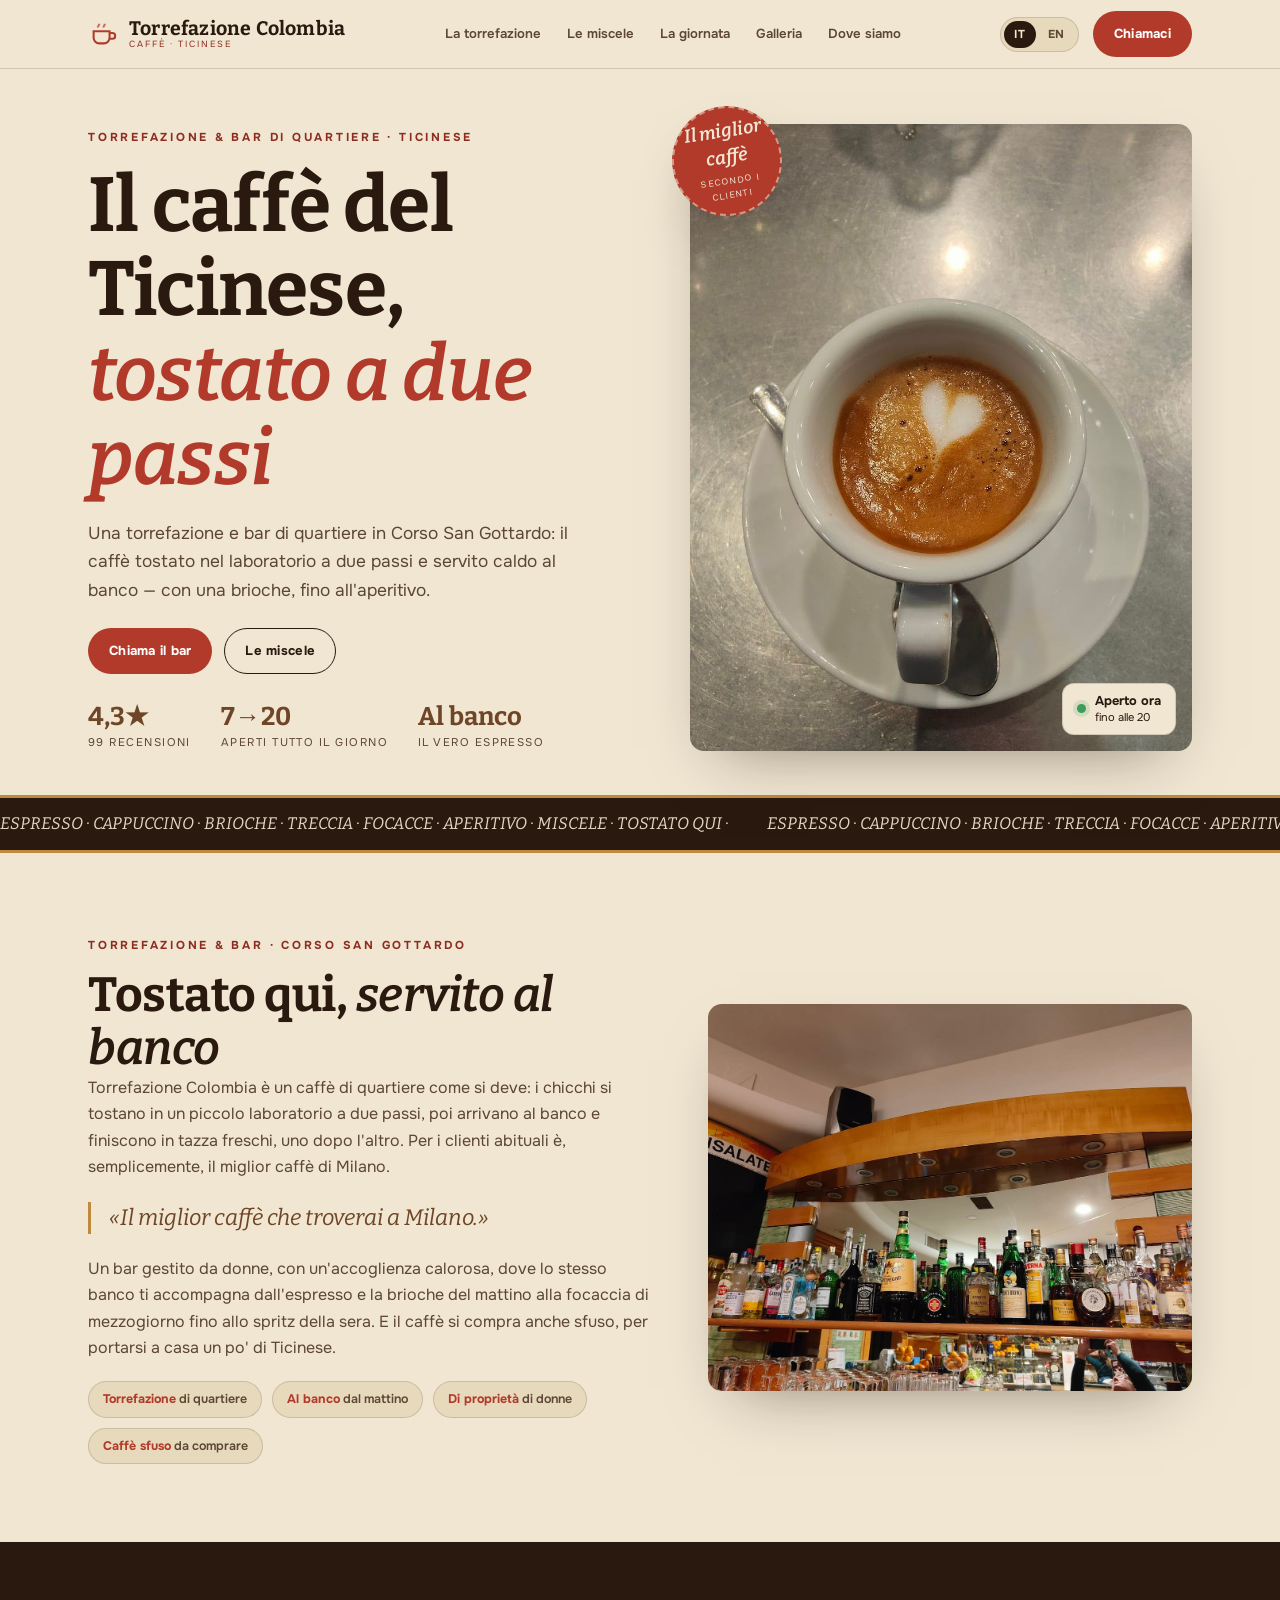
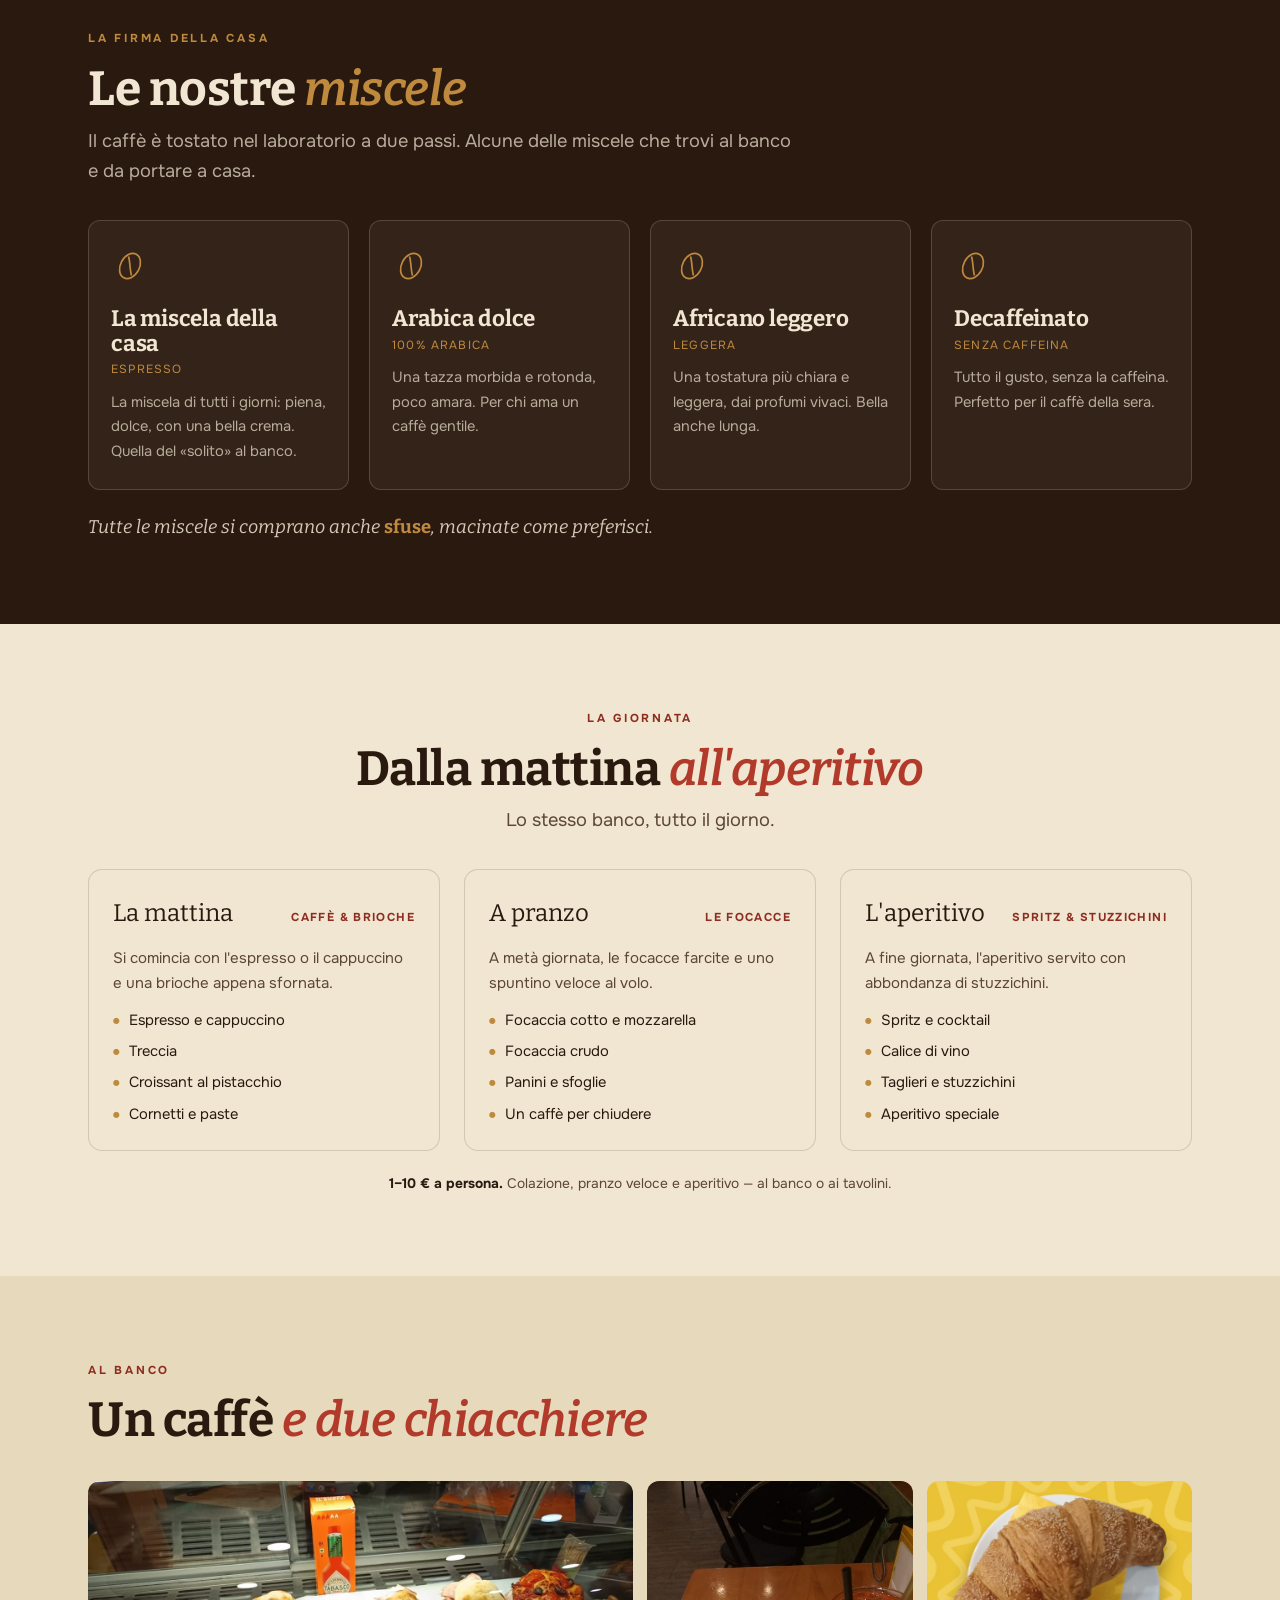
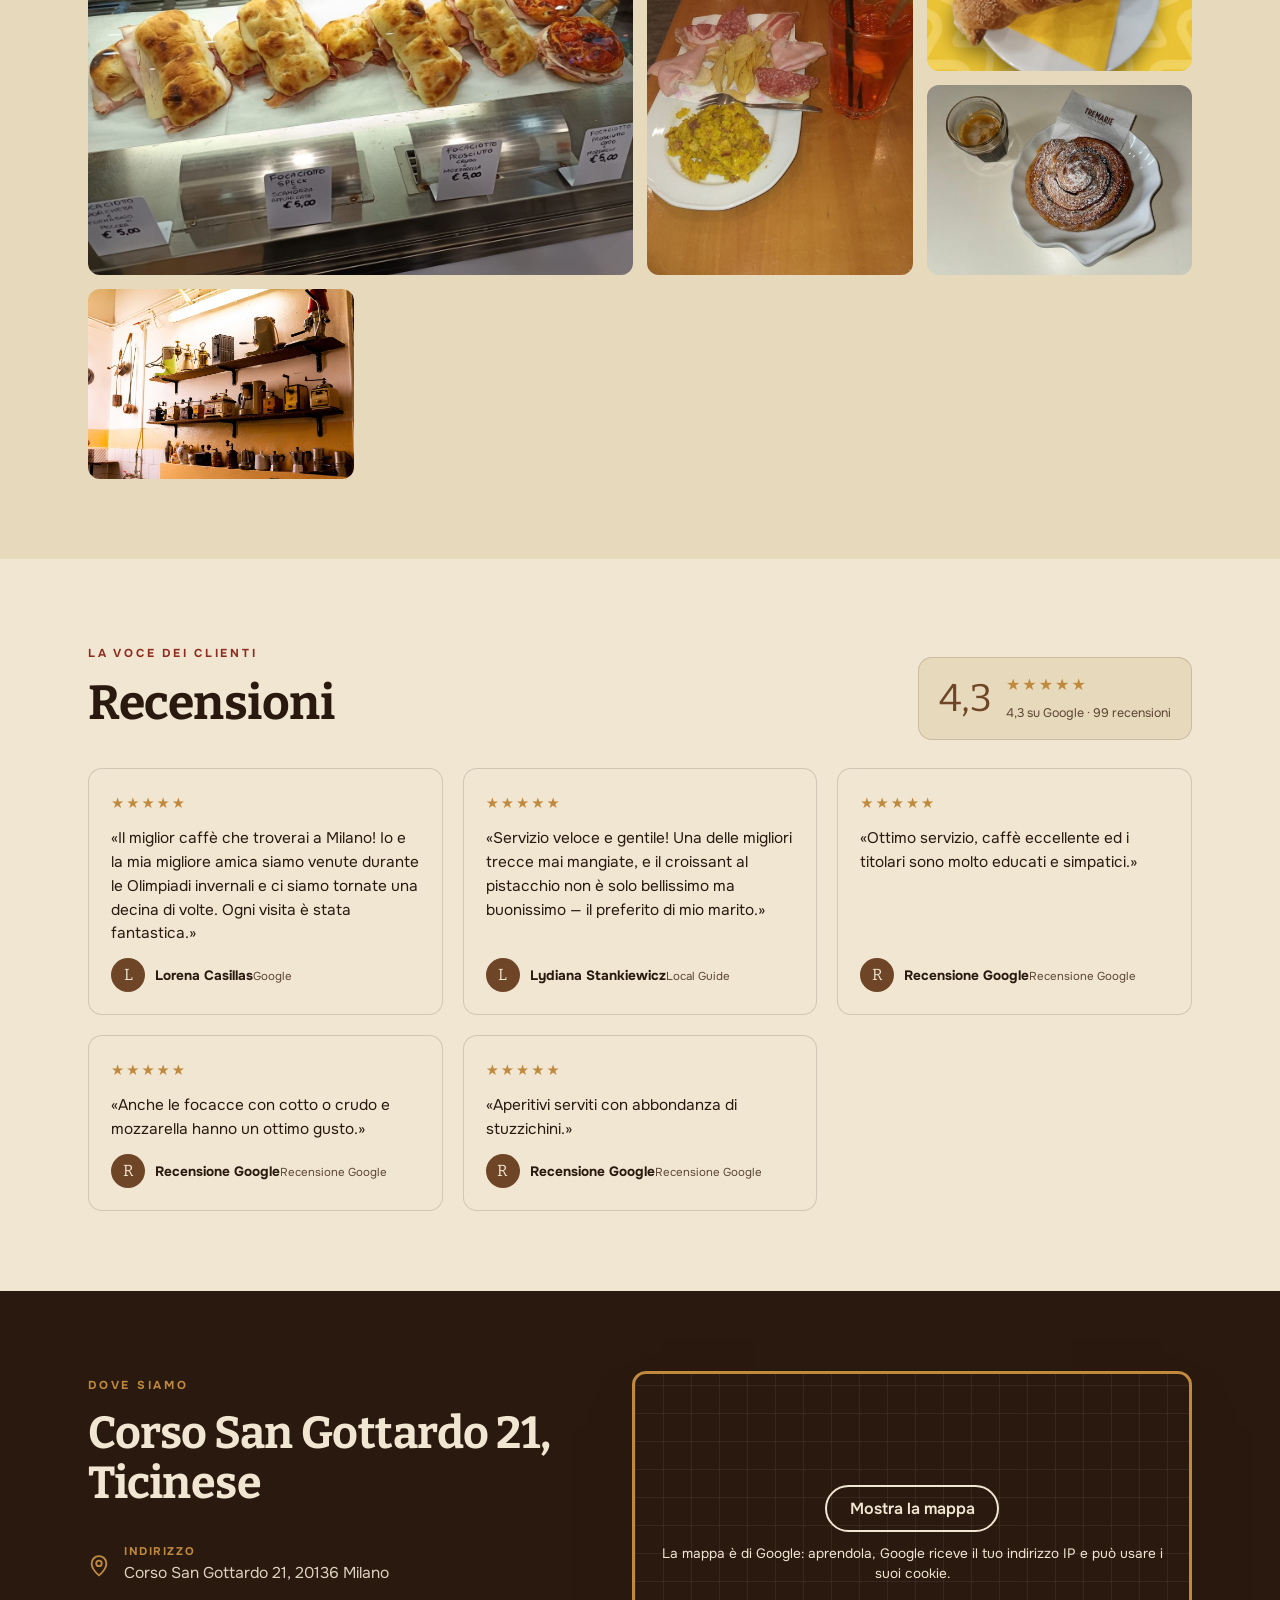
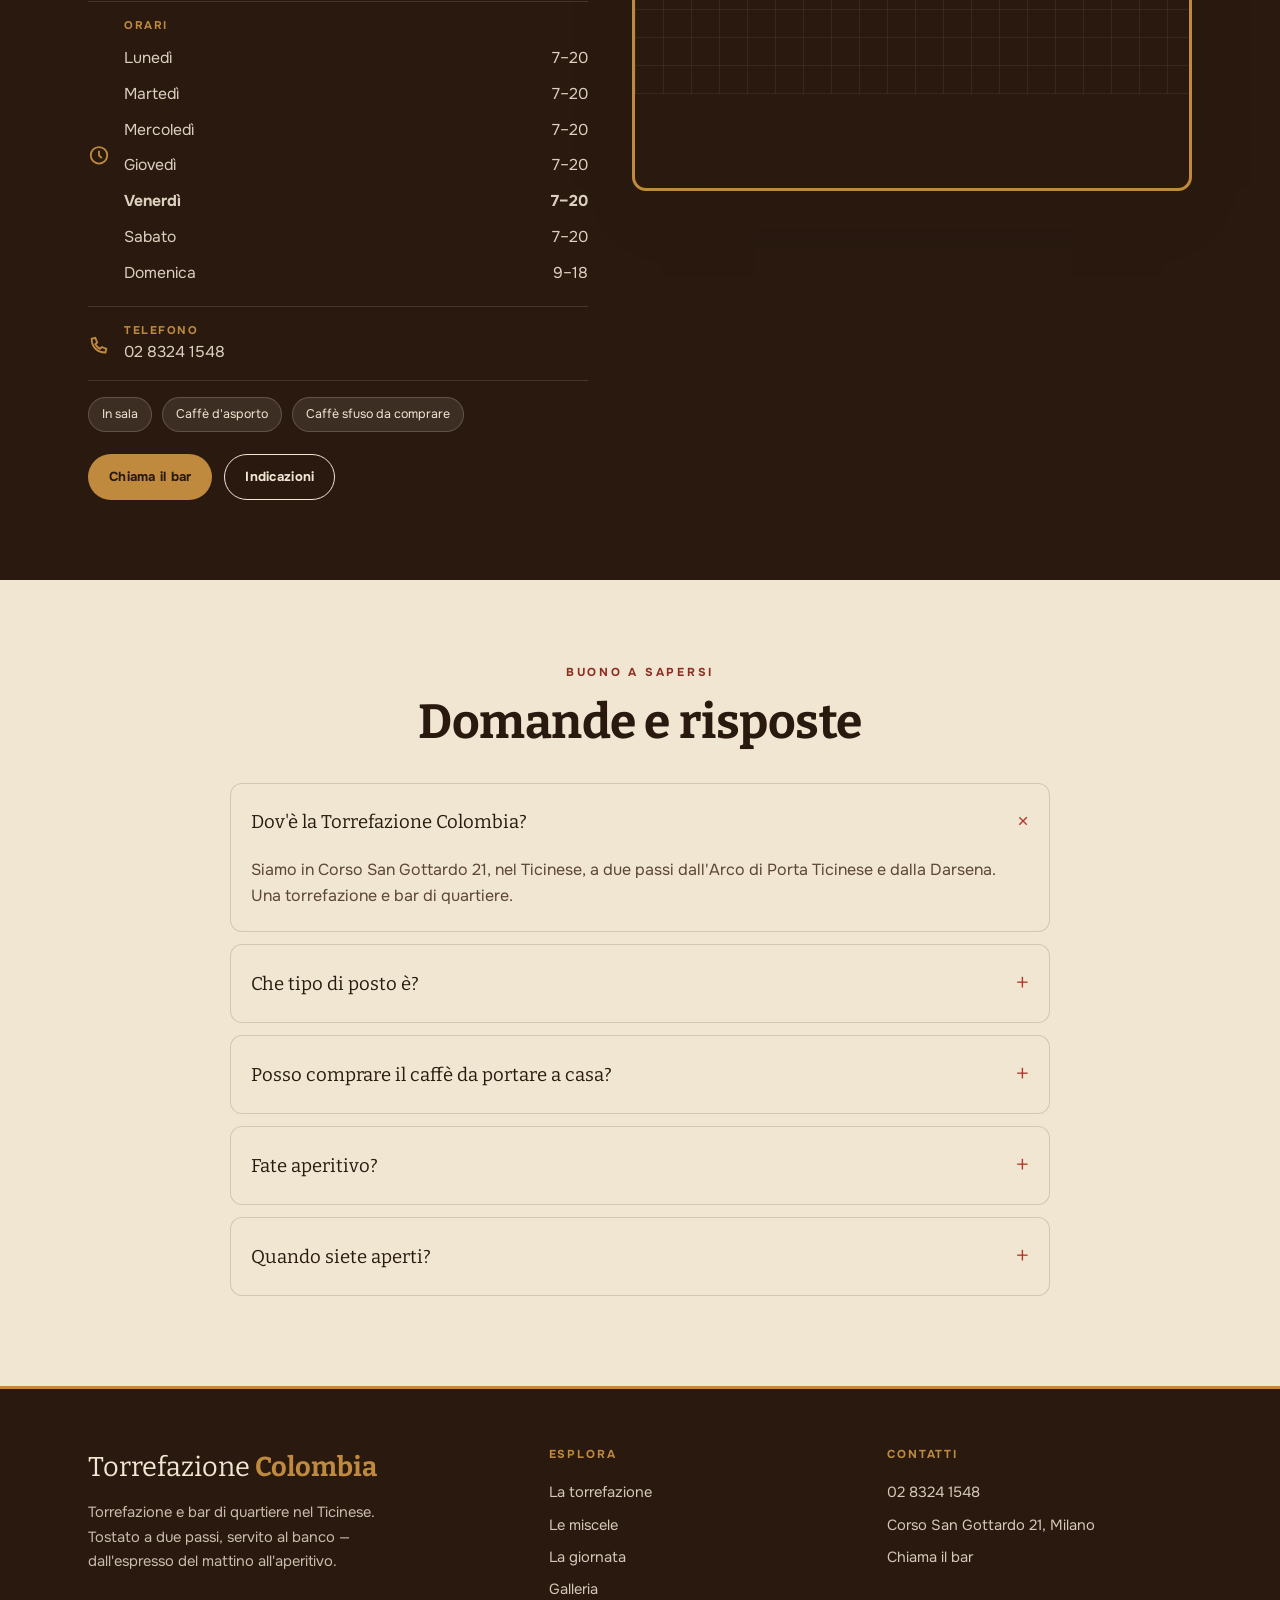
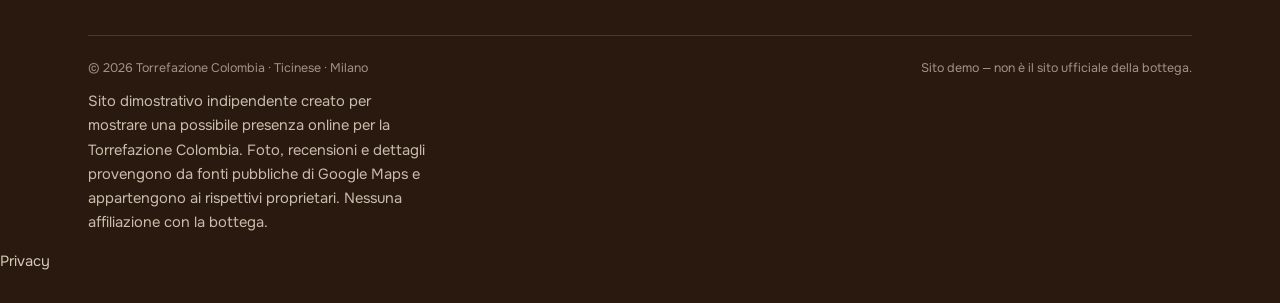
<file: index.html>
<!DOCTYPE html>
<html lang="it">
<head>
<meta charset="UTF-8">
<meta name="viewport" content="width=device-width, initial-scale=1.0">
<meta name="robots" content="noindex">
<title>Torrefazione Colombia · caffè tostato in Ticinese, Milano</title>
<meta name="description" content="Torrefazione Colombia, torrefazione e bar di quartiere in Corso San Gottardo, Ticinese. Caffè tostato in laboratorio a due passi e servito al banco, dalla brioche del mattino all'aperitivo. Caffè sfuso da comprare.">
<link rel="stylesheet" href="fonts/fonts.css?v=1">
<link rel="stylesheet" href="css/styles.css">
<link rel="icon" href="data:image/svg+xml,<svg xmlns='http://www.w3.org/2000/svg' viewBox='0 0 100 100'><rect width='100' height='100' fill='%2329190F'/><text x='50' y='72' font-size='60' text-anchor='middle' fill='%23C08A3E' font-family='Georgia,serif'>C</text></svg>">
</head>
<body>

<!-- intro -->
<div id="intro">
  <div class="in">
    <svg class="cup" viewBox="0 0 64 64" fill="none" stroke="currentColor" stroke-width="2.2" aria-hidden="true">
      <path d="M14 26h34v14a12 12 0 01-12 12H26a12 12 0 01-12-12z"/>
      <path d="M48 30h5a6 6 0 010 12h-5"/>
      <path d="M24 12c0 4-3 4-3 8M32 10c0 4-3 4-3 8M40 12c0 4-3 4-3 8" opacity=".8" style="animation:steam 2.4s ease-in-out infinite"/>
    </svg>
    <div class="w">Colombia</div>
    <div class="s">Torrefazione · Milano</div>
  </div>
</div>

<!-- topbar -->
<header class="bar">
  <div class="wrap row">
    <a class="brand" href="#top">
      <svg class="cup" viewBox="0 0 32 32" fill="none" stroke="currentColor" stroke-width="2.2" aria-hidden="true"><path d="M6 13h17v7a6 6 0 01-6 6h-5a6 6 0 01-6-6z"/><path d="M23 15h3a3 3 0 010 6h-3"/><path d="M12 5c0 2-1.5 2-1.5 4M18 5c0 2-1.5 2-1.5 4" opacity=".7"/></svg>
      <span class="mk"><b>Torrefazione Colombia</b><span>Caffè · Ticinese</span></span>
    </a>
    <nav class="links">
      <a href="#story" data-i18n="nav.story">La torrefazione</a>
      <a href="#blends" data-i18n="nav.blends">Le miscele</a>
      <a href="#day" data-i18n="nav.day">La giornata</a>
      <a href="#gallery" data-i18n="nav.gallery">Galleria</a>
      <a href="#visit" data-i18n="nav.visit">Dove siamo</a>
    </nav>
    <div class="bar-tools">
      <div class="lang"><button data-l="it" class="on">IT</button><button data-l="en">EN</button></div>
      <a href="tel:+390283241548" class="btn solid" data-i18n="bar.book">Chiamaci</a>
      <button class="burger" aria-label="Menu"><span></span></button>
    </div>
  </div>
</header>

<main id="top">

<!-- hero -->
<section class="hero">
  <div class="wrap grid">
    <div class="hero-copy">
      <span class="eyebrow kick" data-i18n="hero.kick">Torrefazione & bar di quartiere · Ticinese</span>
      <h1 data-i18n="hero.h1">Il caffè del<br>Ticinese, <em>tostato a due passi</em></h1>
      <p class="sub" data-i18n="hero.sub">Una torrefazione e bar di quartiere in Corso San Gottardo: il caffè tostato nel laboratorio a due passi e servito caldo al banco — con una brioche, fino all'aperitivo.</p>
      <div class="cta">
        <a href="tel:+390283241548" class="btn solid" data-i18n="hero.book">Chiama il bar</a>
        <a href="#blends" class="btn ghost" data-i18n="hero.blends">Le miscele</a>
      </div>
      <div class="facts">
        <div class="f"><b data-i18n="hero.f1n">4,3★</b><span data-i18n="hero.f1l">99 recensioni</span></div>
        <div class="f"><b data-i18n="hero.f2n">7→20</b><span data-i18n="hero.f2l">aperti tutto il giorno</span></div>
        <div class="f"><b data-i18n="hero.f3n">Al banco</b><span data-i18n="hero.f3l">il vero espresso</span></div>
      </div>
    </div>
    <div class="hero-art">
      <div class="stamp"><div><b data-i18n="hero.stamp">Il miglior caffè</b><span data-i18n="hero.stamps">secondo i clienti</span></div></div>
      <div class="ph">
        <img src="img/hero-cappuccino.jpg" alt="Un cappuccino con latte art della Torrefazione Colombia" width="500" height="625">
        <div class="badge-open" id="openBadge"><span class="dot"></span><span class="t"><b>Aperto</b></span></div>
      </div>
    </div>
  </div>
</section>

<!-- ribbon -->
<div class="ribbon" aria-hidden="true">
  <div class="track">
    <span data-i18n="ribbon">ESPRESSO · CAPPUCCINO · BRIOCHE · TRECCIA · FOCACCE · APERITIVO · MISCELE · TOSTATO QUI ·</span>
    <span data-i18n="ribbon">ESPRESSO · CAPPUCCINO · BRIOCHE · TRECCIA · FOCACCE · APERITIVO · MISCELE · TOSTATO QUI ·</span>
  </div>
</div>

<!-- story -->
<section class="story reveal" id="story">
  <div class="wrap grid">
    <div class="story-copy">
      <span class="eyebrow" data-i18n="story.kick">Torrefazione & bar · Corso San Gottardo</span>
      <h2 style="font-size:clamp(2rem,4.4vw,3rem);margin-top:12px" data-i18n="story.h2">Tostato qui, <em>servito al banco</em></h2>
      <p data-i18n="story.p1">Torrefazione Colombia è un caffè di quartiere come si deve: i chicchi si tostano in un piccolo laboratorio a due passi, poi arrivano al banco e finiscono in tazza freschi, uno dopo l'altro. Per i clienti abituali è, semplicemente, il miglior caffè di Milano.</p>
      <p class="pull" data-i18n="story.pull">«Il miglior caffè che troverai a Milano.»</p>
      <p data-i18n="story.p2">Un bar gestito da donne, con un'accoglienza calorosa, dove lo stesso banco ti accompagna dall'espresso e la brioche del mattino alla focaccia di mezzogiorno fino allo spritz della sera. E il caffè si compra anche sfuso, per portarsi a casa un po' di Ticinese.</p>
      <div class="chips">
        <span class="chip" data-i18n="c1"><b>Torrefazione</b> di quartiere</span>
        <span class="chip" data-i18n="c2"><b>Al banco</b> dal mattino</span>
        <span class="chip" data-i18n="c3"><b>Di proprietà</b> di donne</span>
        <span class="chip" data-i18n="c4"><b>Caffè sfuso</b> da comprare</span>
      </div>
    </div>
    <div class="ph"><img src="img/bancone.jpg" alt="Il bancone della Torrefazione Colombia" width="500" height="400"></div>
  </div>
</section>

<!-- le miscele -->
<section class="blends reveal" id="blends">
  <div class="wrap">
    <div class="shead">
      <span class="eyebrow" data-i18n="blends.kick">La firma della casa</span>
      <h2 data-i18n="blends.h2">Le nostre <em>miscele</em></h2>
      <p class="lead" data-i18n="blends.sub">Il caffè è tostato nel laboratorio a due passi. Alcune delle miscele che trovi al banco e da portare a casa.</p>
    </div>
    <div class="blend-grid">
      <div class="blend">
        <svg class="bean" viewBox="0 0 40 40" fill="none" stroke="currentColor" stroke-width="1.8"><ellipse cx="20" cy="20" rx="10" ry="14" transform="rotate(28 20 20)"/><path d="M14 12c4 4 8 12 12 16" transform="rotate(28 20 20)"/></svg>
        <h4 data-i18n="b1.t">La miscela della casa</h4>
        <div class="note" data-i18n="b1.note">espresso</div>
        <p data-i18n="b1.p">La miscela di tutti i giorni: piena, dolce, con una bella crema. Quella del «solito» al banco.</p>
      </div>
      <div class="blend">
        <svg class="bean" viewBox="0 0 40 40" fill="none" stroke="currentColor" stroke-width="1.8"><ellipse cx="20" cy="20" rx="10" ry="14" transform="rotate(28 20 20)"/><path d="M14 12c4 4 8 12 12 16" transform="rotate(28 20 20)"/></svg>
        <h4 data-i18n="b2.t">Arabica dolce</h4>
        <div class="note" data-i18n="b2.note">100% arabica</div>
        <p data-i18n="b2.p">Una tazza morbida e rotonda, poco amara. Per chi ama un caffè gentile.</p>
      </div>
      <div class="blend">
        <svg class="bean" viewBox="0 0 40 40" fill="none" stroke="currentColor" stroke-width="1.8"><ellipse cx="20" cy="20" rx="10" ry="14" transform="rotate(28 20 20)"/><path d="M14 12c4 4 8 12 12 16" transform="rotate(28 20 20)"/></svg>
        <h4 data-i18n="b3.t">Africano leggero</h4>
        <div class="note" data-i18n="b3.note">leggera</div>
        <p data-i18n="b3.p">Una tostatura più chiara e leggera, dai profumi vivaci. Bella anche lunga.</p>
      </div>
      <div class="blend">
        <svg class="bean" viewBox="0 0 40 40" fill="none" stroke="currentColor" stroke-width="1.8"><ellipse cx="20" cy="20" rx="10" ry="14" transform="rotate(28 20 20)"/><path d="M14 12c4 4 8 12 12 16" transform="rotate(28 20 20)"/></svg>
        <h4 data-i18n="b4.t">Decaffeinato</h4>
        <div class="note" data-i18n="b4.note">senza caffeina</div>
        <p data-i18n="b4.p">Tutto il gusto, senza la caffeina. Perfetto per il caffè della sera.</p>
      </div>
    </div>
    <p class="foot" data-i18n="blends.foot">Tutte le miscele si comprano anche <b>sfuse</b>, macinate come preferisci.</p>
  </div>
</section>

<!-- daypart -->
<section class="day reveal" id="day">
  <div class="wrap">
    <div class="shead center">
      <span class="eyebrow" data-i18n="day.kick">La giornata</span>
      <h2 data-i18n="day.h2">Dalla mattina <em>all'aperitivo</em></h2>
      <p class="lead" style="margin:0 auto" data-i18n="day.sub">Lo stesso banco, tutto il giorno.</p>
    </div>
    <div class="three">
      <div class="moment">
        <div class="top"><span class="h" data-i18n="m1.h">La mattina</span><span class="t" data-i18n="m1.t">caffè &amp; brioche</span></div>
        <div class="body">
          <p data-i18n="m1.p">Si comincia con l'espresso o il cappuccino e una brioche appena sfornata.</p>
          <ul>
            <li data-i18n="m1.l1">Espresso e cappuccino</li>
            <li data-i18n="m1.l2">Treccia</li>
            <li data-i18n="m1.l3">Croissant al pistacchio</li>
            <li data-i18n="m1.l4">Cornetti e paste</li>
          </ul>
        </div>
      </div>
      <div class="moment">
        <div class="top"><span class="h" data-i18n="m2.h">A pranzo</span><span class="t" data-i18n="m2.t">le focacce</span></div>
        <div class="body">
          <p data-i18n="m2.p">A metà giornata, le focacce farcite e uno spuntino veloce al volo.</p>
          <ul>
            <li data-i18n="m2.l1">Focaccia cotto e mozzarella</li>
            <li data-i18n="m2.l2">Focaccia crudo</li>
            <li data-i18n="m2.l3">Panini e sfoglie</li>
            <li data-i18n="m2.l4">Un caffè per chiudere</li>
          </ul>
        </div>
      </div>
      <div class="moment">
        <div class="top"><span class="h" data-i18n="m3.h">L'aperitivo</span><span class="t" data-i18n="m3.t">spritz &amp; stuzzichini</span></div>
        <div class="body">
          <p data-i18n="m3.p">A fine giornata, l'aperitivo servito con abbondanza di stuzzichini.</p>
          <ul>
            <li data-i18n="m3.l1">Spritz e cocktail</li>
            <li data-i18n="m3.l2">Calice di vino</li>
            <li data-i18n="m3.l3">Taglieri e stuzzichini</li>
            <li data-i18n="m3.l4">Aperitivo speciale</li>
          </ul>
        </div>
      </div>
    </div>
    <p class="note" data-i18n="day.note"><b>1–10 € a persona.</b> Colazione, pranzo veloce e aperitivo — al banco o ai tavolini.</p>
  </div>
</section>

<!-- gallery -->
<section class="gallery reveal" id="gallery">
  <div class="wrap">
    <div class="shead">
      <span class="eyebrow" data-i18n="gal.kick">Al banco</span>
      <h2 data-i18n="gal.h2">Un caffè <em>e due chiacchiere</em></h2>
    </div>
    <div class="gg">
      <figure class="big"><img src="img/focacce.jpg" alt="Le focacce in vetrina della Torrefazione Colombia" loading="lazy"></figure>
      <figure class="tall"><img src="img/aperitivo.jpg" alt="Un aperitivo con salumi, patatine e spritz" loading="lazy"></figure>
      <figure><img src="img/cornetto.jpg" alt="Un cornetto appena sfornato" loading="lazy"></figure>
      <figure><img src="img/espresso.jpg" alt="Un espresso e una girella" loading="lazy"></figure>
      <figure><img src="img/interno.jpg" alt="L'interno con gli scaffali dei prodotti" loading="lazy"></figure>
    </div>
  </div>
</section>

<!-- reviews -->
<section class="reviews reveal">
  <div class="wrap">
    <div class="rev-head">
      <div class="shead" style="margin-bottom:0">
        <span class="eyebrow" data-i18n="rev.kick">La voce dei clienti</span>
        <h2 data-i18n="rev.h2">Recensioni</h2>
      </div>
      <div class="rating-badge">
        <span class="big">4,3</span>
        <div><div class="st">★★★★★</div><small data-i18n="rev.sub">4,3 su Google · 99 recensioni</small></div>
      </div>
    </div>
    <div class="rgrid">
      <div class="rcard">
        <div class="stars">★★★★★</div>
        <p data-i18n="rc1">«Il miglior caffè che troverai a Milano! Io e la mia migliore amica siamo venute durante le Olimpiadi invernali e ci siamo tornate una decina di volte. Ogni visita è stata fantastica.»</p>
        <div class="who"><span class="av">L</span><div><b>Lorena Casillas</b><span data-i18n="rc1m">Google</span></div></div>
      </div>
      <div class="rcard">
        <div class="stars">★★★★★</div>
        <p data-i18n="rc2">«Servizio veloce e gentile! Una delle migliori trecce mai mangiate, e il croissant al pistacchio non è solo bellissimo ma buonissimo — il preferito di mio marito.»</p>
        <div class="who"><span class="av">L</span><div><b>Lydiana Stankiewicz</b><span data-i18n="rc2m">Local Guide</span></div></div>
      </div>
      <div class="rcard">
        <div class="stars">★★★★★</div>
        <p data-i18n="rc3">«Ottimo servizio, caffè eccellente ed i titolari sono molto educati e simpatici.»</p>
        <div class="who"><span class="av">R</span><div><b>Recensione Google</b><span data-i18n="rc3m">Recensione Google</span></div></div>
      </div>
      <div class="rcard">
        <div class="stars">★★★★★</div>
        <p data-i18n="rc4">«Anche le focacce con cotto o crudo e mozzarella hanno un ottimo gusto.»</p>
        <div class="who"><span class="av">R</span><div><b>Recensione Google</b><span data-i18n="rc4m">Recensione Google</span></div></div>
      </div>
      <div class="rcard">
        <div class="stars">★★★★★</div>
        <p data-i18n="rc5">«Aperitivi serviti con abbondanza di stuzzichini.»</p>
        <div class="who"><span class="av">R</span><div><b>Recensione Google</b><span data-i18n="rc5m">Recensione Google</span></div></div>
      </div>
    </div>
  </div>
</section>

<!-- visit -->
<section class="visit reveal" id="visit">
  <div class="wrap grid">
    <div class="info">
      <span class="eyebrow" data-i18n="visit.kick">Dove siamo</span>
      <h2 data-i18n="visit.h2">Corso San Gottardo 21, Ticinese</h2>
      <div class="line">
        <svg class="ic" viewBox="0 0 24 24" fill="none" stroke="currentColor" stroke-width="2"><path d="M12 22s8-6.5 8-13a8 8 0 10-16 0c0 6.5 8 13 8 13z"/><circle cx="12" cy="9" r="3"/></svg>
        <div><b data-i18n="visit.addr">Indirizzo</b><span>Corso San Gottardo 21, 20136 Milano</span></div>
      </div>
      <div class="line">
        <svg class="ic" viewBox="0 0 24 24" fill="none" stroke="currentColor" stroke-width="2"><circle cx="12" cy="12" r="9"/><path d="M12 7v5l3 3"/></svg>
        <div style="flex:1"><b data-i18n="visit.hours">Orari</b><div id="hoursList" style="margin-top:6px"></div></div>
      </div>
      <div class="line">
        <svg class="ic" viewBox="0 0 24 24" fill="none" stroke="currentColor" stroke-width="2"><path d="M4 5c0 9 6 15 15 15l1-4-5-2-2 2a12 12 0 01-5-5l2-2-2-5z"/></svg>
        <div><b data-i18n="visit.phone">Telefono</b><a href="tel:+390283241548">02 8324 1548</a></div>
      </div>
      <div class="services">
        <span class="svc" data-i18n="svc1">In sala</span>
        <span class="svc" data-i18n="svc2">Caffè d'asporto</span>
        <span class="svc" data-i18n="svc3">Caffè sfuso da comprare</span>
      </div>
      <div class="cta" style="display:flex;gap:12px;margin-top:22px;flex-wrap:wrap">
        <a href="tel:+390283241548" class="btn brass" data-i18n="visit.book">Chiama il bar</a>
        <a href="https://www.google.com/maps/dir/?api=1&destination=Torrefazione+Colombia+Corso+San+Gottardo+21+Milano" target="_blank" rel="noopener" class="btn ghost" style="color:var(--latte);border-color:var(--latte)" data-i18n="visit.dir">Indicazioni</a>
      </div>
    </div>
    <div class="mapbox">
      <div class="mappa-clic" data-mappa-clic style="--mappa-h: 320px"><template><iframe title="Mappa — Torrefazione Colombia, Corso San Gottardo 21 Milano" loading="lazy" referrerpolicy="no-referrer-when-downgrade" src="https://www.google.com/maps?q=Torrefazione+Colombia,+Corso+San+Gottardo+21,+Milano&output=embed"></iframe></template><div class="mappa-clic__velo"><a class="mappa-clic__btn" href="https://www.google.com/maps/dir/?api=1&destination=Torrefazione+Colombia+Corso+San+Gottardo+21+Milano" target="_blank" rel="noopener">Mostra la mappa</a><p class="mappa-clic__nota">La mappa è di Google: aprendola, Google riceve il tuo indirizzo IP e può usare i suoi cookie.</p></div></div>
    </div>
  </div>
</section>

<!-- faq -->
<section class="faq reveal">
  <div class="wrap">
    <div class="shead center">
      <span class="eyebrow" data-i18n="faq.kick">Buono a sapersi</span>
      <h2 data-i18n="faq.h2">Domande e risposte</h2>
    </div>
    <div class="qs">
      <details class="q" open>
        <summary><span data-i18n="q1">Dov'è la Torrefazione Colombia?</span><span class="pl">+</span></summary>
        <p data-i18n="a1">Siamo in Corso San Gottardo 21, nel Ticinese, a due passi dall'Arco di Porta Ticinese e dalla Darsena. Una torrefazione e bar di quartiere.</p>
      </details>
      <details class="q">
        <summary><span data-i18n="q2">Che tipo di posto è?</span><span class="pl">+</span></summary>
        <p data-i18n="a2">Una torrefazione e bar: i chicchi si tostano in un laboratorio a due passi e si servono freschi al banco, dall'espresso e la brioche del mattino all'aperitivo della sera.</p>
      </details>
      <details class="q">
        <summary><span data-i18n="q3">Posso comprare il caffè da portare a casa?</span><span class="pl">+</span></summary>
        <p data-i18n="a3">Sì — le miscele della casa si vendono sfuse, macinate come preferisci, così puoi preparare il nostro caffè anche a casa.</p>
      </details>
      <details class="q">
        <summary><span data-i18n="q4">Fate aperitivo?</span><span class="pl">+</span></summary>
        <p data-i18n="a4">Sì, la sera il banco si trasforma per l'aperitivo: spritz, vino e cocktail, serviti con abbondanza di stuzzichini.</p>
      </details>
      <details class="q">
        <summary><span data-i18n="q5">Quando siete aperti?</span><span class="pl">+</span></summary>
        <p data-i18n="a5">Dal lunedì al sabato 7:00–20:00 e la domenica 9:00–18:00. Un caffè al volo o un posto ai tavolini — siete i benvenuti tutto il giorno.</p>
      </details>
    </div>
  </div>
</section>

</main>

<footer class="ft">
  <div class="wrap">
    <div class="top">
      <div>
        <div class="mk">Torrefazione <b>Colombia</b></div>
        <p data-i18n="ft.tag">Torrefazione e bar di quartiere nel Ticinese. Tostato a due passi, servito al banco — dall'espresso del mattino all'aperitivo.</p>
      </div>
      <div>
        <h5 data-i18n="ft.explore">Esplora</h5>
        <a href="#story" data-i18n="nav.story">La torrefazione</a>
        <a href="#blends" data-i18n="nav.blends">Le miscele</a>
        <a href="#day" data-i18n="nav.day">La giornata</a>
        <a href="#gallery" data-i18n="nav.gallery">Galleria</a>
      </div>
      <div>
        <h5 data-i18n="ft.contact">Contatti</h5>
        <a href="tel:+390283241548">02 8324 1548</a>
        <a href="https://www.google.com/maps?q=Torrefazione+Colombia,+Corso+San+Gottardo+21,+Milano" target="_blank" rel="noopener">Corso San Gottardo 21, Milano</a>
        <a href="#visit" data-i18n="visit.book">Chiama il bar</a>
      </div>
    </div>
    <div class="bottom">
      <span>© 2026 Torrefazione Colombia · Ticinese · Milano</span>
      <span data-i18n="ft.rights">Sito demo — non è il sito ufficiale della bottega.</span>
    </div>
    <p class="disc" data-i18n="ft.disc">Sito dimostrativo indipendente creato per mostrare una possibile presenza online per la Torrefazione Colombia. Foto, recensioni e dettagli provengono da fonti pubbliche di Google Maps e appartengono ai rispettivi proprietari. Nessuna affiliazione con la bottega.</p>
  </div>
  <p class="privacy-link"><a href="privacy.html">Privacy</a></p>
</footer>

<!-- JSON-LD -->
<script type="application/ld+json">
{
  "@context": "https://schema.org",
  "@type": "CafeOrCoffeeShop",
  "name": "Torrefazione Colombia",
  "description": "Torrefazione e bar di quartiere in Corso San Gottardo, Ticinese, a Milano. Caffè tostato in laboratorio a due passi e servito al banco, dalla colazione all'aperitivo. Caffè sfuso in vendita.",
  "servesCuisine": [
    "Caffè",
    "Colazione",
    "Aperitivo",
    "Bar"
  ],
  "priceRange": "€",
  "url": "https://rotenzark.github.io/torrefazione-colombia/",
  "telephone": "+39 02 8324 1548",
  "address": {
    "@type": "PostalAddress",
    "streetAddress": "Corso San Gottardo 21",
    "addressLocality": "Milano",
    "postalCode": "20136",
    "addressCountry": "IT"
  },
  "geo": {
    "@type": "GeoCoordinates",
    "latitude": 45.4495826,
    "longitude": 9.1799896
  },
  "openingHoursSpecification": [
    {
      "@type": "OpeningHoursSpecification",
      "dayOfWeek": [
        "Monday",
        "Tuesday",
        "Wednesday",
        "Thursday",
        "Friday",
        "Saturday"
      ],
      "opens": "07:00",
      "closes": "20:00"
    },
    {
      "@type": "OpeningHoursSpecification",
      "dayOfWeek": [
        "Sunday"
      ],
      "opens": "09:00",
      "closes": "18:00"
    }
  ]
}
</script>
<script type="application/ld+json">
{
  "@context":"https://schema.org",
  "@type":"FAQPage",
  "mainEntity":[
    {"@type":"Question","name":"Dov'è la Torrefazione Colombia?","acceptedAnswer":{"@type":"Answer","text":"Siamo in Corso San Gottardo 21, nel Ticinese, a due passi dall'Arco di Porta Ticinese e dalla Darsena. Una torrefazione e bar di quartiere."}},
    {"@type":"Question","name":"Che tipo di posto è?","acceptedAnswer":{"@type":"Answer","text":"Una torrefazione e bar: i chicchi si tostano in un laboratorio a due passi e si servono freschi al banco, dall'espresso e la brioche del mattino all'aperitivo della sera."}},
    {"@type":"Question","name":"Posso comprare il caffè da portare a casa?","acceptedAnswer":{"@type":"Answer","text":"Sì, le miscele della casa si vendono sfuse, macinate come preferisci, così puoi preparare il nostro caffè anche a casa."}},
    {"@type":"Question","name":"Fate aperitivo?","acceptedAnswer":{"@type":"Answer","text":"Sì, la sera il banco si trasforma per l'aperitivo: spritz, vino e cocktail, serviti con abbondanza di stuzzichini."}},
    {"@type":"Question","name":"Quando siete aperti?","acceptedAnswer":{"@type":"Answer","text":"Dal lunedì al sabato 7:00–20:00 e la domenica 9:00–18:00."}}
  ]
}
</script>

<script src="js/main.js"></script>
<script src="js/mappa-clic.js?v=1" defer></script>
</body>
</html>
</file>
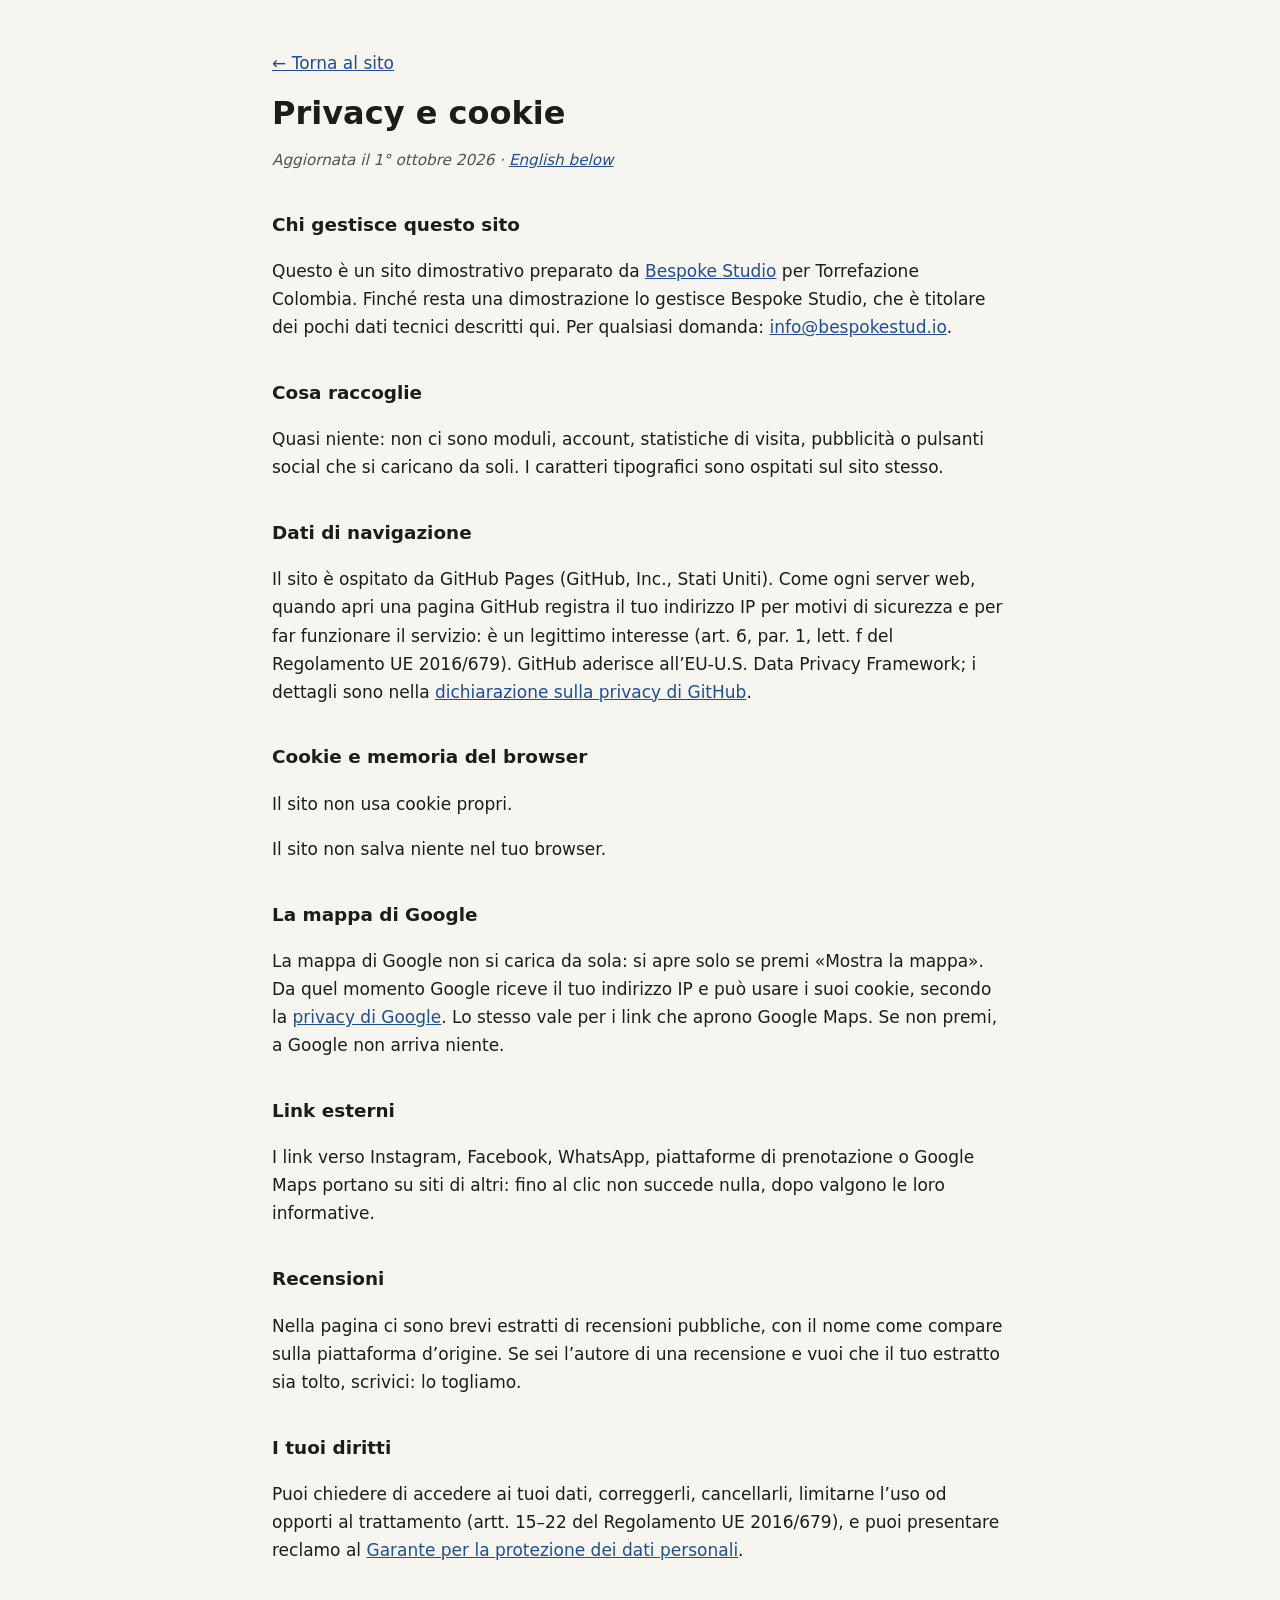
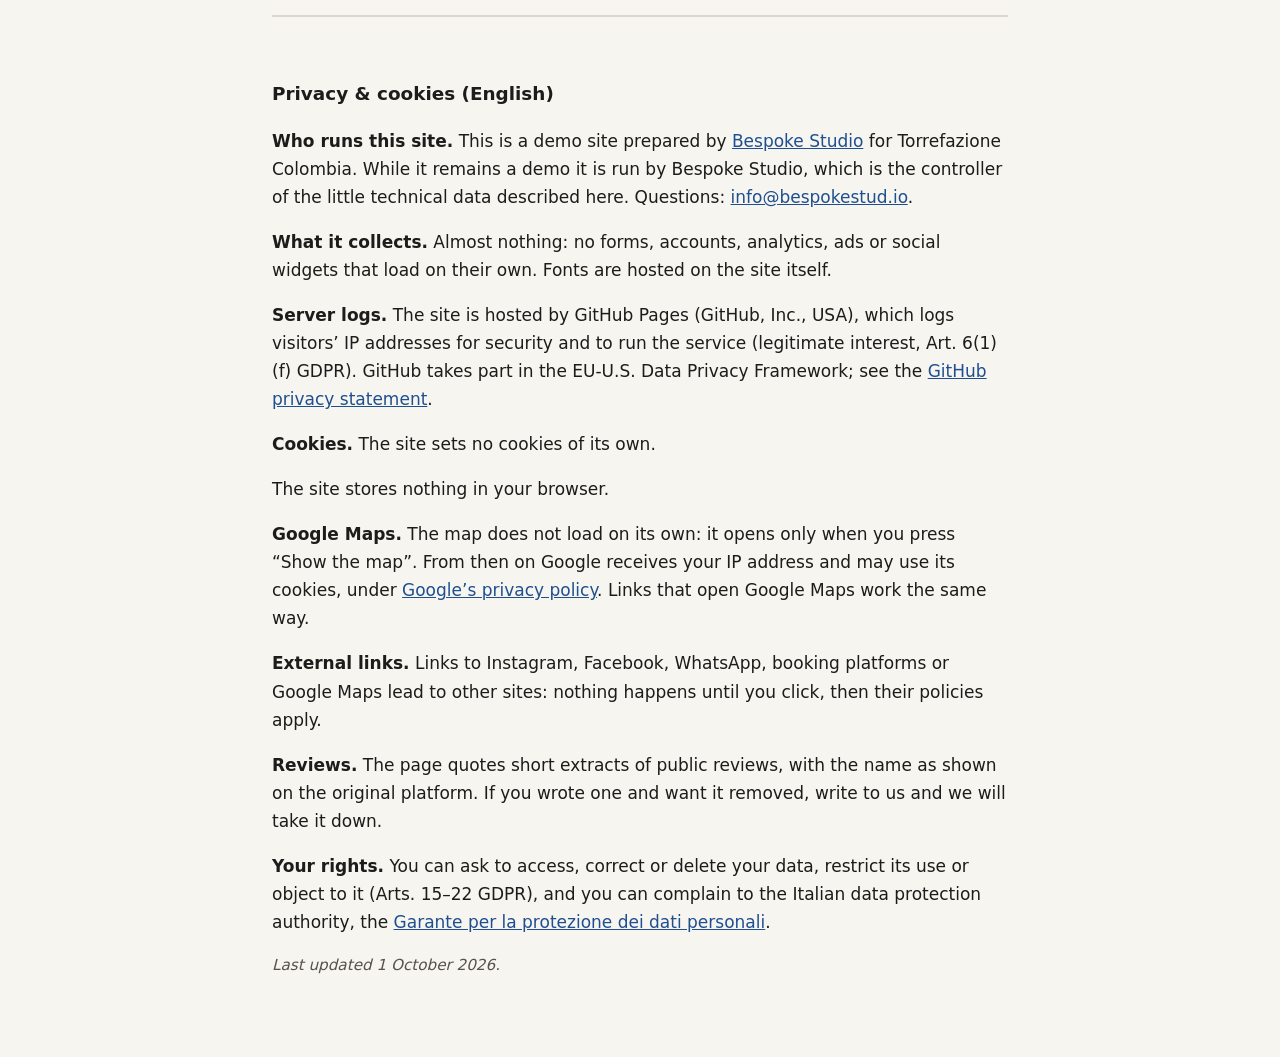
<file: privacy.html>
<!DOCTYPE html>
<html lang="it">
<head>
  <meta charset="UTF-8">
  <meta name="viewport" content="width=device-width, initial-scale=1.0">
  <meta name="robots" content="noindex">
  <title>Privacy e cookie · Torrefazione Colombia</title>
  <meta name="description" content="Informativa privacy e cookie del sito Torrefazione Colombia.">
  <style>
    body { margin: 0; background: #f7f5f0; color: #1d1c1a; font: 17px/1.65 system-ui, -apple-system, "Segoe UI", Roboto, sans-serif; }
    main { max-width: 46rem; margin: 0 auto; padding: 32px 20px 64px; }
    h1 { font-size: 2rem; line-height: 1.2; margin: 0.4em 0 0.2em; }
    h2 { font-size: 1.15rem; margin: 2em 0 0.4em; }
    a { color: #1f4f8f; }
    .data { color: #55524c; font-style: italic; font-size: 0.95rem; }
    .en { margin-top: 3em; padding-top: 1.5em; border-top: 2px solid #ddd8cc; }
    code { font-size: 0.9em; background: #ebe7dc; padding: 0 4px; border-radius: 3px; }
  </style>
</head>
<body>
<main>
  <p><a href="index.html">← Torna al sito</a></p>
  <h1>Privacy e cookie</h1>
  <p class="data">Aggiornata il 1° ottobre 2026 · <a href="#english" lang="en">English below</a></p>
  <h2>Chi gestisce questo sito</h2>
  <p>Questo è un sito dimostrativo preparato da <a href="https://bespokestud.io" rel="noopener">Bespoke Studio</a> per Torrefazione Colombia. Finché resta una dimostrazione lo gestisce Bespoke Studio, che è titolare dei pochi dati tecnici descritti qui. Per qualsiasi domanda: <a href="mailto:info@bespokestud.io">info@bespokestud.io</a>.</p>
  <h2>Cosa raccoglie</h2>
  <p>Quasi niente: non ci sono moduli, account, statistiche di visita, pubblicità o pulsanti social che si caricano da soli. I caratteri tipografici sono ospitati sul sito stesso.</p>
  <h2>Dati di navigazione</h2>
  <p>Il sito è ospitato da GitHub Pages (GitHub, Inc., Stati Uniti). Come ogni server web, quando apri una pagina GitHub registra il tuo indirizzo IP per motivi di sicurezza e per far funzionare il servizio: è un legittimo interesse (art. 6, par. 1, lett. f del Regolamento UE 2016/679). GitHub aderisce all’EU-U.S. Data Privacy Framework; i dettagli sono nella <a href="https://docs.github.com/site-policy/privacy-policies/github-general-privacy-statement" rel="noopener">dichiarazione sulla privacy di GitHub</a>.</p>
  
  <h2>Cookie e memoria del browser</h2>
  <p>Il sito non usa cookie propri.</p>
  <p>Il sito non salva niente nel tuo browser.</p>
  <h2>La mappa di Google</h2>
  <p>La mappa di Google non si carica da sola: si apre solo se premi «Mostra la mappa». Da quel momento Google riceve il tuo indirizzo IP e può usare i suoi cookie, secondo la <a href="https://policies.google.com/privacy?hl=it" rel="noopener">privacy di Google</a>. Lo stesso vale per i link che aprono Google Maps. Se non premi, a Google non arriva niente.</p>
  <h2>Link esterni</h2>
  <p>I link verso Instagram, Facebook, WhatsApp, piattaforme di prenotazione o Google Maps portano su siti di altri: fino al clic non succede nulla, dopo valgono le loro informative.</p>
  <h2>Recensioni</h2>
  <p>Nella pagina ci sono brevi estratti di recensioni pubbliche, con il nome come compare sulla piattaforma d’origine. Se sei l’autore di una recensione e vuoi che il tuo estratto sia tolto, scrivici: lo togliamo.</p>
  <h2>I tuoi diritti</h2>
  <p>Puoi chiedere di accedere ai tuoi dati, correggerli, cancellarli, limitarne l’uso od opporti al trattamento (artt. 15–22 del Regolamento UE 2016/679), e puoi presentare reclamo al <a href="https://www.garanteprivacy.it" rel="noopener">Garante per la protezione dei dati personali</a>.</p>
  <div class="en" id="english" lang="en">
    <h2>Privacy &amp; cookies (English)</h2>
    <p><strong>Who runs this site.</strong> This is a demo site prepared by <a href="https://bespokestud.io" rel="noopener">Bespoke Studio</a> for Torrefazione Colombia. While it remains a demo it is run by Bespoke Studio, which is the controller of the little technical data described here. Questions: <a href="mailto:info@bespokestud.io">info@bespokestud.io</a>.</p>
    <p><strong>What it collects.</strong> Almost nothing: no forms, accounts, analytics, ads or social widgets that load on their own. Fonts are hosted on the site itself.</p>
    <p><strong>Server logs.</strong> The site is hosted by GitHub Pages (GitHub, Inc., USA), which logs visitors’ IP addresses for security and to run the service (legitimate interest, Art. 6(1)(f) GDPR). GitHub takes part in the EU-U.S. Data Privacy Framework; see the <a href="https://docs.github.com/site-policy/privacy-policies/github-general-privacy-statement" rel="noopener">GitHub privacy statement</a>.</p>
    
    <p><strong>Cookies.</strong> The site sets no cookies of its own.</p>
    <p>The site stores nothing in your browser.</p>
    <p><strong>Google Maps.</strong> The map does not load on its own: it opens only when you press “Show the map”. From then on Google receives your IP address and may use its cookies, under <a href="https://policies.google.com/privacy?hl=en" rel="noopener">Google’s privacy policy</a>. Links that open Google Maps work the same way.</p>
    <p><strong>External links.</strong> Links to Instagram, Facebook, WhatsApp, booking platforms or Google Maps lead to other sites: nothing happens until you click, then their policies apply.</p>
    <p><strong>Reviews.</strong> The page quotes short extracts of public reviews, with the name as shown on the original platform. If you wrote one and want it removed, write to us and we will take it down.</p>
    <p><strong>Your rights.</strong> You can ask to access, correct or delete your data, restrict its use or object to it (Arts. 15–22 GDPR), and you can complain to the Italian data protection authority, the <a href="https://www.garanteprivacy.it" rel="noopener">Garante per la protezione dei dati personali</a>.</p>
    <p class="data">Last updated 1 October 2026.</p>
  </div>
</main>
</body>
</html>
</file>
<file: fonts/fonts.css>
/* Caratteri ospitati sul sito: nessuna richiesta a Google Fonts o Fontshare (giro privacy 1/10/2026). Licenze in LICENSE.txt. */
/* cyrillic-ext */
@font-face {
  font-family: 'Bitter';
  font-style: italic;
  font-weight: 400;
  font-display: swap;
  src: url(bitter-v42-rax-HiqOu8IVPmn7erxmJD1img.woff2) format('woff2');
  unicode-range: U+0460-052F, U+1C80-1C8A, U+20B4, U+2DE0-2DFF, U+A640-A69F, U+FE2E-FE2F;
}
/* cyrillic */
@font-face {
  font-family: 'Bitter';
  font-style: italic;
  font-weight: 400;
  font-display: swap;
  src: url(bitter-v42-rax-HiqOu8IVPmn7erxvJD1img.woff2) format('woff2');
  unicode-range: U+0301, U+0400-045F, U+0490-0491, U+04B0-04B1, U+2116;
}
/* vietnamese */
@font-face {
  font-family: 'Bitter';
  font-style: italic;
  font-weight: 400;
  font-display: swap;
  src: url(bitter-v42-rax-HiqOu8IVPmn7erxkJD1img.woff2) format('woff2');
  unicode-range: U+0102-0103, U+0110-0111, U+0128-0129, U+0168-0169, U+01A0-01A1, U+01AF-01B0, U+0300-0301, U+0303-0304, U+0308-0309, U+0323, U+0329, U+1EA0-1EF9, U+20AB;
}
/* latin-ext */
@font-face {
  font-family: 'Bitter';
  font-style: italic;
  font-weight: 400;
  font-display: swap;
  src: url(bitter-v42-rax-HiqOu8IVPmn7erxlJD1img.woff2) format('woff2');
  unicode-range: U+0100-02BA, U+02BD-02C5, U+02C7-02CC, U+02CE-02D7, U+02DD-02FF, U+0304, U+0308, U+0329, U+1D00-1DBF, U+1E00-1E9F, U+1EF2-1EFF, U+2020, U+20A0-20AB, U+20AD-20C0, U+2113, U+2C60-2C7F, U+A720-A7FF;
}
/* latin */
@font-face {
  font-family: 'Bitter';
  font-style: italic;
  font-weight: 400;
  font-display: swap;
  src: url(bitter-v42-rax-HiqOu8IVPmn7erxrJD0.woff2) format('woff2');
  unicode-range: U+0000-00FF, U+0131, U+0152-0153, U+02BB-02BC, U+02C6, U+02DA, U+02DC, U+0304, U+0308, U+0329, U+2000-206F, U+20AC, U+2122, U+2191, U+2193, U+2212, U+2215, U+FEFF, U+FFFD;
}
/* cyrillic-ext */
@font-face {
  font-family: 'Bitter';
  font-style: italic;
  font-weight: 600;
  font-display: swap;
  src: url(bitter-v42-rax-HiqOu8IVPmn7erxmJD1img.woff2) format('woff2');
  unicode-range: U+0460-052F, U+1C80-1C8A, U+20B4, U+2DE0-2DFF, U+A640-A69F, U+FE2E-FE2F;
}
/* cyrillic */
@font-face {
  font-family: 'Bitter';
  font-style: italic;
  font-weight: 600;
  font-display: swap;
  src: url(bitter-v42-rax-HiqOu8IVPmn7erxvJD1img.woff2) format('woff2');
  unicode-range: U+0301, U+0400-045F, U+0490-0491, U+04B0-04B1, U+2116;
}
/* vietnamese */
@font-face {
  font-family: 'Bitter';
  font-style: italic;
  font-weight: 600;
  font-display: swap;
  src: url(bitter-v42-rax-HiqOu8IVPmn7erxkJD1img.woff2) format('woff2');
  unicode-range: U+0102-0103, U+0110-0111, U+0128-0129, U+0168-0169, U+01A0-01A1, U+01AF-01B0, U+0300-0301, U+0303-0304, U+0308-0309, U+0323, U+0329, U+1EA0-1EF9, U+20AB;
}
/* latin-ext */
@font-face {
  font-family: 'Bitter';
  font-style: italic;
  font-weight: 600;
  font-display: swap;
  src: url(bitter-v42-rax-HiqOu8IVPmn7erxlJD1img.woff2) format('woff2');
  unicode-range: U+0100-02BA, U+02BD-02C5, U+02C7-02CC, U+02CE-02D7, U+02DD-02FF, U+0304, U+0308, U+0329, U+1D00-1DBF, U+1E00-1E9F, U+1EF2-1EFF, U+2020, U+20A0-20AB, U+20AD-20C0, U+2113, U+2C60-2C7F, U+A720-A7FF;
}
/* latin */
@font-face {
  font-family: 'Bitter';
  font-style: italic;
  font-weight: 600;
  font-display: swap;
  src: url(bitter-v42-rax-HiqOu8IVPmn7erxrJD0.woff2) format('woff2');
  unicode-range: U+0000-00FF, U+0131, U+0152-0153, U+02BB-02BC, U+02C6, U+02DA, U+02DC, U+0304, U+0308, U+0329, U+2000-206F, U+20AC, U+2122, U+2191, U+2193, U+2212, U+2215, U+FEFF, U+FFFD;
}
/* cyrillic-ext */
@font-face {
  font-family: 'Bitter';
  font-style: normal;
  font-weight: 400;
  font-display: swap;
  src: url(bitter-v42-rax8HiqOu8IVPmn7coxpPDk.woff2) format('woff2');
  unicode-range: U+0460-052F, U+1C80-1C8A, U+20B4, U+2DE0-2DFF, U+A640-A69F, U+FE2E-FE2F;
}
/* cyrillic */
@font-face {
  font-family: 'Bitter';
  font-style: normal;
  font-weight: 400;
  font-display: swap;
  src: url(bitter-v42-rax8HiqOu8IVPmn7e4xpPDk.woff2) format('woff2');
  unicode-range: U+0301, U+0400-045F, U+0490-0491, U+04B0-04B1, U+2116;
}
/* vietnamese */
@font-face {
  font-family: 'Bitter';
  font-style: normal;
  font-weight: 400;
  font-display: swap;
  src: url(bitter-v42-rax8HiqOu8IVPmn7cIxpPDk.woff2) format('woff2');
  unicode-range: U+0102-0103, U+0110-0111, U+0128-0129, U+0168-0169, U+01A0-01A1, U+01AF-01B0, U+0300-0301, U+0303-0304, U+0308-0309, U+0323, U+0329, U+1EA0-1EF9, U+20AB;
}
/* latin-ext */
@font-face {
  font-family: 'Bitter';
  font-style: normal;
  font-weight: 400;
  font-display: swap;
  src: url(bitter-v42-rax8HiqOu8IVPmn7cYxpPDk.woff2) format('woff2');
  unicode-range: U+0100-02BA, U+02BD-02C5, U+02C7-02CC, U+02CE-02D7, U+02DD-02FF, U+0304, U+0308, U+0329, U+1D00-1DBF, U+1E00-1E9F, U+1EF2-1EFF, U+2020, U+20A0-20AB, U+20AD-20C0, U+2113, U+2C60-2C7F, U+A720-A7FF;
}
/* latin */
@font-face {
  font-family: 'Bitter';
  font-style: normal;
  font-weight: 400;
  font-display: swap;
  src: url(bitter-v42-rax8HiqOu8IVPmn7f4xp.woff2) format('woff2');
  unicode-range: U+0000-00FF, U+0131, U+0152-0153, U+02BB-02BC, U+02C6, U+02DA, U+02DC, U+0304, U+0308, U+0329, U+2000-206F, U+20AC, U+2122, U+2191, U+2193, U+2212, U+2215, U+FEFF, U+FFFD;
}
/* cyrillic-ext */
@font-face {
  font-family: 'Bitter';
  font-style: normal;
  font-weight: 500;
  font-display: swap;
  src: url(bitter-v42-rax8HiqOu8IVPmn7coxpPDk.woff2) format('woff2');
  unicode-range: U+0460-052F, U+1C80-1C8A, U+20B4, U+2DE0-2DFF, U+A640-A69F, U+FE2E-FE2F;
}
/* cyrillic */
@font-face {
  font-family: 'Bitter';
  font-style: normal;
  font-weight: 500;
  font-display: swap;
  src: url(bitter-v42-rax8HiqOu8IVPmn7e4xpPDk.woff2) format('woff2');
  unicode-range: U+0301, U+0400-045F, U+0490-0491, U+04B0-04B1, U+2116;
}
/* vietnamese */
@font-face {
  font-family: 'Bitter';
  font-style: normal;
  font-weight: 500;
  font-display: swap;
  src: url(bitter-v42-rax8HiqOu8IVPmn7cIxpPDk.woff2) format('woff2');
  unicode-range: U+0102-0103, U+0110-0111, U+0128-0129, U+0168-0169, U+01A0-01A1, U+01AF-01B0, U+0300-0301, U+0303-0304, U+0308-0309, U+0323, U+0329, U+1EA0-1EF9, U+20AB;
}
/* latin-ext */
@font-face {
  font-family: 'Bitter';
  font-style: normal;
  font-weight: 500;
  font-display: swap;
  src: url(bitter-v42-rax8HiqOu8IVPmn7cYxpPDk.woff2) format('woff2');
  unicode-range: U+0100-02BA, U+02BD-02C5, U+02C7-02CC, U+02CE-02D7, U+02DD-02FF, U+0304, U+0308, U+0329, U+1D00-1DBF, U+1E00-1E9F, U+1EF2-1EFF, U+2020, U+20A0-20AB, U+20AD-20C0, U+2113, U+2C60-2C7F, U+A720-A7FF;
}
/* latin */
@font-face {
  font-family: 'Bitter';
  font-style: normal;
  font-weight: 500;
  font-display: swap;
  src: url(bitter-v42-rax8HiqOu8IVPmn7f4xp.woff2) format('woff2');
  unicode-range: U+0000-00FF, U+0131, U+0152-0153, U+02BB-02BC, U+02C6, U+02DA, U+02DC, U+0304, U+0308, U+0329, U+2000-206F, U+20AC, U+2122, U+2191, U+2193, U+2212, U+2215, U+FEFF, U+FFFD;
}
/* cyrillic-ext */
@font-face {
  font-family: 'Bitter';
  font-style: normal;
  font-weight: 600;
  font-display: swap;
  src: url(bitter-v42-rax8HiqOu8IVPmn7coxpPDk.woff2) format('woff2');
  unicode-range: U+0460-052F, U+1C80-1C8A, U+20B4, U+2DE0-2DFF, U+A640-A69F, U+FE2E-FE2F;
}
/* cyrillic */
@font-face {
  font-family: 'Bitter';
  font-style: normal;
  font-weight: 600;
  font-display: swap;
  src: url(bitter-v42-rax8HiqOu8IVPmn7e4xpPDk.woff2) format('woff2');
  unicode-range: U+0301, U+0400-045F, U+0490-0491, U+04B0-04B1, U+2116;
}
/* vietnamese */
@font-face {
  font-family: 'Bitter';
  font-style: normal;
  font-weight: 600;
  font-display: swap;
  src: url(bitter-v42-rax8HiqOu8IVPmn7cIxpPDk.woff2) format('woff2');
  unicode-range: U+0102-0103, U+0110-0111, U+0128-0129, U+0168-0169, U+01A0-01A1, U+01AF-01B0, U+0300-0301, U+0303-0304, U+0308-0309, U+0323, U+0329, U+1EA0-1EF9, U+20AB;
}
/* latin-ext */
@font-face {
  font-family: 'Bitter';
  font-style: normal;
  font-weight: 600;
  font-display: swap;
  src: url(bitter-v42-rax8HiqOu8IVPmn7cYxpPDk.woff2) format('woff2');
  unicode-range: U+0100-02BA, U+02BD-02C5, U+02C7-02CC, U+02CE-02D7, U+02DD-02FF, U+0304, U+0308, U+0329, U+1D00-1DBF, U+1E00-1E9F, U+1EF2-1EFF, U+2020, U+20A0-20AB, U+20AD-20C0, U+2113, U+2C60-2C7F, U+A720-A7FF;
}
/* latin */
@font-face {
  font-family: 'Bitter';
  font-style: normal;
  font-weight: 600;
  font-display: swap;
  src: url(bitter-v42-rax8HiqOu8IVPmn7f4xp.woff2) format('woff2');
  unicode-range: U+0000-00FF, U+0131, U+0152-0153, U+02BB-02BC, U+02C6, U+02DA, U+02DC, U+0304, U+0308, U+0329, U+2000-206F, U+20AC, U+2122, U+2191, U+2193, U+2212, U+2215, U+FEFF, U+FFFD;
}
/* cyrillic-ext */
@font-face {
  font-family: 'Bitter';
  font-style: normal;
  font-weight: 700;
  font-display: swap;
  src: url(bitter-v42-rax8HiqOu8IVPmn7coxpPDk.woff2) format('woff2');
  unicode-range: U+0460-052F, U+1C80-1C8A, U+20B4, U+2DE0-2DFF, U+A640-A69F, U+FE2E-FE2F;
}
/* cyrillic */
@font-face {
  font-family: 'Bitter';
  font-style: normal;
  font-weight: 700;
  font-display: swap;
  src: url(bitter-v42-rax8HiqOu8IVPmn7e4xpPDk.woff2) format('woff2');
  unicode-range: U+0301, U+0400-045F, U+0490-0491, U+04B0-04B1, U+2116;
}
/* vietnamese */
@font-face {
  font-family: 'Bitter';
  font-style: normal;
  font-weight: 700;
  font-display: swap;
  src: url(bitter-v42-rax8HiqOu8IVPmn7cIxpPDk.woff2) format('woff2');
  unicode-range: U+0102-0103, U+0110-0111, U+0128-0129, U+0168-0169, U+01A0-01A1, U+01AF-01B0, U+0300-0301, U+0303-0304, U+0308-0309, U+0323, U+0329, U+1EA0-1EF9, U+20AB;
}
/* latin-ext */
@font-face {
  font-family: 'Bitter';
  font-style: normal;
  font-weight: 700;
  font-display: swap;
  src: url(bitter-v42-rax8HiqOu8IVPmn7cYxpPDk.woff2) format('woff2');
  unicode-range: U+0100-02BA, U+02BD-02C5, U+02C7-02CC, U+02CE-02D7, U+02DD-02FF, U+0304, U+0308, U+0329, U+1D00-1DBF, U+1E00-1E9F, U+1EF2-1EFF, U+2020, U+20A0-20AB, U+20AD-20C0, U+2113, U+2C60-2C7F, U+A720-A7FF;
}
/* latin */
@font-face {
  font-family: 'Bitter';
  font-style: normal;
  font-weight: 700;
  font-display: swap;
  src: url(bitter-v42-rax8HiqOu8IVPmn7f4xp.woff2) format('woff2');
  unicode-range: U+0000-00FF, U+0131, U+0152-0153, U+02BB-02BC, U+02C6, U+02DA, U+02DC, U+0304, U+0308, U+0329, U+2000-206F, U+20AC, U+2122, U+2191, U+2193, U+2212, U+2215, U+FEFF, U+FFFD;
}
/* cyrillic-ext */
@font-face {
  font-family: 'Onest';
  font-style: normal;
  font-weight: 300;
  font-display: swap;
  src: url(onest-v11-gNMKW3F-SZuj7xmS-HY6EQ.woff2) format('woff2');
  unicode-range: U+0460-052F, U+1C80-1C8A, U+20B4, U+2DE0-2DFF, U+A640-A69F, U+FE2E-FE2F;
}
/* cyrillic */
@font-face {
  font-family: 'Onest';
  font-style: normal;
  font-weight: 300;
  font-display: swap;
  src: url(onest-v11-gNMKW3F-SZuj7xmb-HY6EQ.woff2) format('woff2');
  unicode-range: U+0301, U+0400-045F, U+0490-0491, U+04B0-04B1, U+2116;
}
/* math */
@font-face {
  font-family: 'Onest';
  font-style: normal;
  font-weight: 300;
  font-display: swap;
  src: url(onest-v11-gNMKW3F-SZuj7xnj-HY6EQ.woff2) format('woff2');
  unicode-range: U+0302-0303, U+0305, U+0307-0308, U+0310, U+0312, U+0315, U+031A, U+0326-0327, U+032C, U+032F-0330, U+0332-0333, U+0338, U+033A, U+0346, U+034D, U+0391-03A1, U+03A3-03A9, U+03B1-03C9, U+03D1, U+03D5-03D6, U+03F0-03F1, U+03F4-03F5, U+2016-2017, U+2034-2038, U+203C, U+2040, U+2043, U+2047, U+2050, U+2057, U+205F, U+2070-2071, U+2074-208E, U+2090-209C, U+20D0-20DC, U+20E1, U+20E5-20EF, U+2100-2112, U+2114-2115, U+2117-2121, U+2123-214F, U+2190, U+2192, U+2194-21AE, U+21B0-21E5, U+21F1-21F2, U+21F4-2211, U+2213-2214, U+2216-22FF, U+2308-230B, U+2310, U+2319, U+231C-2321, U+2336-237A, U+237C, U+2395, U+239B-23B7, U+23D0, U+23DC-23E1, U+2474-2475, U+25AF, U+25B3, U+25B7, U+25BD, U+25C1, U+25CA, U+25CC, U+25FB, U+266D-266F, U+27C0-27FF, U+2900-2AFF, U+2B0E-2B11, U+2B30-2B4C, U+2BFE, U+3030, U+FF5B, U+FF5D, U+1D400-1D7FF, U+1EE00-1EEFF;
}
/* symbols */
@font-face {
  font-family: 'Onest';
  font-style: normal;
  font-weight: 300;
  font-display: swap;
  src: url(onest-v11-gNMKW3F-SZuj7xnx-HY6EQ.woff2) format('woff2');
  unicode-range: U+0001-000C, U+000E-001F, U+007F-009F, U+20DD-20E0, U+20E2-20E4, U+2150-218F, U+2190, U+2192, U+2194-2199, U+21AF, U+21E6-21F0, U+21F3, U+2218-2219, U+2299, U+22C4-22C6, U+2300-243F, U+2440-244A, U+2460-24FF, U+25A0-27BF, U+2800-28FF, U+2921-2922, U+2981, U+29BF, U+29EB, U+2B00-2BFF, U+4DC0-4DFF, U+FFF9-FFFB, U+10140-1018E, U+10190-1019C, U+101A0, U+101D0-101FD, U+102E0-102FB, U+10E60-10E7E, U+1D2C0-1D2D3, U+1D2E0-1D37F, U+1F000-1F0FF, U+1F100-1F1AD, U+1F1E6-1F1FF, U+1F30D-1F30F, U+1F315, U+1F31C, U+1F31E, U+1F320-1F32C, U+1F336, U+1F378, U+1F37D, U+1F382, U+1F393-1F39F, U+1F3A7-1F3A8, U+1F3AC-1F3AF, U+1F3C2, U+1F3C4-1F3C6, U+1F3CA-1F3CE, U+1F3D4-1F3E0, U+1F3ED, U+1F3F1-1F3F3, U+1F3F5-1F3F7, U+1F408, U+1F415, U+1F41F, U+1F426, U+1F43F, U+1F441-1F442, U+1F444, U+1F446-1F449, U+1F44C-1F44E, U+1F453, U+1F46A, U+1F47D, U+1F4A3, U+1F4B0, U+1F4B3, U+1F4B9, U+1F4BB, U+1F4BF, U+1F4C8-1F4CB, U+1F4D6, U+1F4DA, U+1F4DF, U+1F4E3-1F4E6, U+1F4EA-1F4ED, U+1F4F7, U+1F4F9-1F4FB, U+1F4FD-1F4FE, U+1F503, U+1F507-1F50B, U+1F50D, U+1F512-1F513, U+1F53E-1F54A, U+1F54F-1F5FA, U+1F610, U+1F650-1F67F, U+1F687, U+1F68D, U+1F691, U+1F694, U+1F698, U+1F6AD, U+1F6B2, U+1F6B9-1F6BA, U+1F6BC, U+1F6C6-1F6CF, U+1F6D3-1F6D7, U+1F6E0-1F6EA, U+1F6F0-1F6F3, U+1F6F7-1F6FC, U+1F700-1F7FF, U+1F800-1F80B, U+1F810-1F847, U+1F850-1F859, U+1F860-1F887, U+1F890-1F8AD, U+1F8B0-1F8BB, U+1F8C0-1F8C1, U+1F900-1F90B, U+1F93B, U+1F946, U+1F984, U+1F996, U+1F9E9, U+1FA00-1FA6F, U+1FA70-1FA7C, U+1FA80-1FA89, U+1FA8F-1FAC6, U+1FACE-1FADC, U+1FADF-1FAE9, U+1FAF0-1FAF8, U+1FB00-1FBFF;
}
/* vietnamese */
@font-face {
  font-family: 'Onest';
  font-style: normal;
  font-weight: 300;
  font-display: swap;
  src: url(onest-v11-gNMKW3F-SZuj7xmQ-HY6EQ.woff2) format('woff2');
  unicode-range: U+0102-0103, U+0110-0111, U+0128-0129, U+0168-0169, U+01A0-01A1, U+01AF-01B0, U+0300-0301, U+0303-0304, U+0308-0309, U+0323, U+0329, U+1EA0-1EF9, U+20AB;
}
/* latin-ext */
@font-face {
  font-family: 'Onest';
  font-style: normal;
  font-weight: 300;
  font-display: swap;
  src: url(onest-v11-gNMKW3F-SZuj7xmR-HY6EQ.woff2) format('woff2');
  unicode-range: U+0100-02BA, U+02BD-02C5, U+02C7-02CC, U+02CE-02D7, U+02DD-02FF, U+0304, U+0308, U+0329, U+1D00-1DBF, U+1E00-1E9F, U+1EF2-1EFF, U+2020, U+20A0-20AB, U+20AD-20C0, U+2113, U+2C60-2C7F, U+A720-A7FF;
}
/* latin */
@font-face {
  font-family: 'Onest';
  font-style: normal;
  font-weight: 300;
  font-display: swap;
  src: url(onest-v11-gNMKW3F-SZuj7xmf-HY.woff2) format('woff2');
  unicode-range: U+0000-00FF, U+0131, U+0152-0153, U+02BB-02BC, U+02C6, U+02DA, U+02DC, U+0304, U+0308, U+0329, U+2000-206F, U+20AC, U+2122, U+2191, U+2193, U+2212, U+2215, U+FEFF, U+FFFD;
}
/* cyrillic-ext */
@font-face {
  font-family: 'Onest';
  font-style: normal;
  font-weight: 400;
  font-display: swap;
  src: url(onest-v11-gNMKW3F-SZuj7xmS-HY6EQ.woff2) format('woff2');
  unicode-range: U+0460-052F, U+1C80-1C8A, U+20B4, U+2DE0-2DFF, U+A640-A69F, U+FE2E-FE2F;
}
/* cyrillic */
@font-face {
  font-family: 'Onest';
  font-style: normal;
  font-weight: 400;
  font-display: swap;
  src: url(onest-v11-gNMKW3F-SZuj7xmb-HY6EQ.woff2) format('woff2');
  unicode-range: U+0301, U+0400-045F, U+0490-0491, U+04B0-04B1, U+2116;
}
/* math */
@font-face {
  font-family: 'Onest';
  font-style: normal;
  font-weight: 400;
  font-display: swap;
  src: url(onest-v11-gNMKW3F-SZuj7xnj-HY6EQ.woff2) format('woff2');
  unicode-range: U+0302-0303, U+0305, U+0307-0308, U+0310, U+0312, U+0315, U+031A, U+0326-0327, U+032C, U+032F-0330, U+0332-0333, U+0338, U+033A, U+0346, U+034D, U+0391-03A1, U+03A3-03A9, U+03B1-03C9, U+03D1, U+03D5-03D6, U+03F0-03F1, U+03F4-03F5, U+2016-2017, U+2034-2038, U+203C, U+2040, U+2043, U+2047, U+2050, U+2057, U+205F, U+2070-2071, U+2074-208E, U+2090-209C, U+20D0-20DC, U+20E1, U+20E5-20EF, U+2100-2112, U+2114-2115, U+2117-2121, U+2123-214F, U+2190, U+2192, U+2194-21AE, U+21B0-21E5, U+21F1-21F2, U+21F4-2211, U+2213-2214, U+2216-22FF, U+2308-230B, U+2310, U+2319, U+231C-2321, U+2336-237A, U+237C, U+2395, U+239B-23B7, U+23D0, U+23DC-23E1, U+2474-2475, U+25AF, U+25B3, U+25B7, U+25BD, U+25C1, U+25CA, U+25CC, U+25FB, U+266D-266F, U+27C0-27FF, U+2900-2AFF, U+2B0E-2B11, U+2B30-2B4C, U+2BFE, U+3030, U+FF5B, U+FF5D, U+1D400-1D7FF, U+1EE00-1EEFF;
}
/* symbols */
@font-face {
  font-family: 'Onest';
  font-style: normal;
  font-weight: 400;
  font-display: swap;
  src: url(onest-v11-gNMKW3F-SZuj7xnx-HY6EQ.woff2) format('woff2');
  unicode-range: U+0001-000C, U+000E-001F, U+007F-009F, U+20DD-20E0, U+20E2-20E4, U+2150-218F, U+2190, U+2192, U+2194-2199, U+21AF, U+21E6-21F0, U+21F3, U+2218-2219, U+2299, U+22C4-22C6, U+2300-243F, U+2440-244A, U+2460-24FF, U+25A0-27BF, U+2800-28FF, U+2921-2922, U+2981, U+29BF, U+29EB, U+2B00-2BFF, U+4DC0-4DFF, U+FFF9-FFFB, U+10140-1018E, U+10190-1019C, U+101A0, U+101D0-101FD, U+102E0-102FB, U+10E60-10E7E, U+1D2C0-1D2D3, U+1D2E0-1D37F, U+1F000-1F0FF, U+1F100-1F1AD, U+1F1E6-1F1FF, U+1F30D-1F30F, U+1F315, U+1F31C, U+1F31E, U+1F320-1F32C, U+1F336, U+1F378, U+1F37D, U+1F382, U+1F393-1F39F, U+1F3A7-1F3A8, U+1F3AC-1F3AF, U+1F3C2, U+1F3C4-1F3C6, U+1F3CA-1F3CE, U+1F3D4-1F3E0, U+1F3ED, U+1F3F1-1F3F3, U+1F3F5-1F3F7, U+1F408, U+1F415, U+1F41F, U+1F426, U+1F43F, U+1F441-1F442, U+1F444, U+1F446-1F449, U+1F44C-1F44E, U+1F453, U+1F46A, U+1F47D, U+1F4A3, U+1F4B0, U+1F4B3, U+1F4B9, U+1F4BB, U+1F4BF, U+1F4C8-1F4CB, U+1F4D6, U+1F4DA, U+1F4DF, U+1F4E3-1F4E6, U+1F4EA-1F4ED, U+1F4F7, U+1F4F9-1F4FB, U+1F4FD-1F4FE, U+1F503, U+1F507-1F50B, U+1F50D, U+1F512-1F513, U+1F53E-1F54A, U+1F54F-1F5FA, U+1F610, U+1F650-1F67F, U+1F687, U+1F68D, U+1F691, U+1F694, U+1F698, U+1F6AD, U+1F6B2, U+1F6B9-1F6BA, U+1F6BC, U+1F6C6-1F6CF, U+1F6D3-1F6D7, U+1F6E0-1F6EA, U+1F6F0-1F6F3, U+1F6F7-1F6FC, U+1F700-1F7FF, U+1F800-1F80B, U+1F810-1F847, U+1F850-1F859, U+1F860-1F887, U+1F890-1F8AD, U+1F8B0-1F8BB, U+1F8C0-1F8C1, U+1F900-1F90B, U+1F93B, U+1F946, U+1F984, U+1F996, U+1F9E9, U+1FA00-1FA6F, U+1FA70-1FA7C, U+1FA80-1FA89, U+1FA8F-1FAC6, U+1FACE-1FADC, U+1FADF-1FAE9, U+1FAF0-1FAF8, U+1FB00-1FBFF;
}
/* vietnamese */
@font-face {
  font-family: 'Onest';
  font-style: normal;
  font-weight: 400;
  font-display: swap;
  src: url(onest-v11-gNMKW3F-SZuj7xmQ-HY6EQ.woff2) format('woff2');
  unicode-range: U+0102-0103, U+0110-0111, U+0128-0129, U+0168-0169, U+01A0-01A1, U+01AF-01B0, U+0300-0301, U+0303-0304, U+0308-0309, U+0323, U+0329, U+1EA0-1EF9, U+20AB;
}
/* latin-ext */
@font-face {
  font-family: 'Onest';
  font-style: normal;
  font-weight: 400;
  font-display: swap;
  src: url(onest-v11-gNMKW3F-SZuj7xmR-HY6EQ.woff2) format('woff2');
  unicode-range: U+0100-02BA, U+02BD-02C5, U+02C7-02CC, U+02CE-02D7, U+02DD-02FF, U+0304, U+0308, U+0329, U+1D00-1DBF, U+1E00-1E9F, U+1EF2-1EFF, U+2020, U+20A0-20AB, U+20AD-20C0, U+2113, U+2C60-2C7F, U+A720-A7FF;
}
/* latin */
@font-face {
  font-family: 'Onest';
  font-style: normal;
  font-weight: 400;
  font-display: swap;
  src: url(onest-v11-gNMKW3F-SZuj7xmf-HY.woff2) format('woff2');
  unicode-range: U+0000-00FF, U+0131, U+0152-0153, U+02BB-02BC, U+02C6, U+02DA, U+02DC, U+0304, U+0308, U+0329, U+2000-206F, U+20AC, U+2122, U+2191, U+2193, U+2212, U+2215, U+FEFF, U+FFFD;
}
/* cyrillic-ext */
@font-face {
  font-family: 'Onest';
  font-style: normal;
  font-weight: 500;
  font-display: swap;
  src: url(onest-v11-gNMKW3F-SZuj7xmS-HY6EQ.woff2) format('woff2');
  unicode-range: U+0460-052F, U+1C80-1C8A, U+20B4, U+2DE0-2DFF, U+A640-A69F, U+FE2E-FE2F;
}
/* cyrillic */
@font-face {
  font-family: 'Onest';
  font-style: normal;
  font-weight: 500;
  font-display: swap;
  src: url(onest-v11-gNMKW3F-SZuj7xmb-HY6EQ.woff2) format('woff2');
  unicode-range: U+0301, U+0400-045F, U+0490-0491, U+04B0-04B1, U+2116;
}
/* math */
@font-face {
  font-family: 'Onest';
  font-style: normal;
  font-weight: 500;
  font-display: swap;
  src: url(onest-v11-gNMKW3F-SZuj7xnj-HY6EQ.woff2) format('woff2');
  unicode-range: U+0302-0303, U+0305, U+0307-0308, U+0310, U+0312, U+0315, U+031A, U+0326-0327, U+032C, U+032F-0330, U+0332-0333, U+0338, U+033A, U+0346, U+034D, U+0391-03A1, U+03A3-03A9, U+03B1-03C9, U+03D1, U+03D5-03D6, U+03F0-03F1, U+03F4-03F5, U+2016-2017, U+2034-2038, U+203C, U+2040, U+2043, U+2047, U+2050, U+2057, U+205F, U+2070-2071, U+2074-208E, U+2090-209C, U+20D0-20DC, U+20E1, U+20E5-20EF, U+2100-2112, U+2114-2115, U+2117-2121, U+2123-214F, U+2190, U+2192, U+2194-21AE, U+21B0-21E5, U+21F1-21F2, U+21F4-2211, U+2213-2214, U+2216-22FF, U+2308-230B, U+2310, U+2319, U+231C-2321, U+2336-237A, U+237C, U+2395, U+239B-23B7, U+23D0, U+23DC-23E1, U+2474-2475, U+25AF, U+25B3, U+25B7, U+25BD, U+25C1, U+25CA, U+25CC, U+25FB, U+266D-266F, U+27C0-27FF, U+2900-2AFF, U+2B0E-2B11, U+2B30-2B4C, U+2BFE, U+3030, U+FF5B, U+FF5D, U+1D400-1D7FF, U+1EE00-1EEFF;
}
/* symbols */
@font-face {
  font-family: 'Onest';
  font-style: normal;
  font-weight: 500;
  font-display: swap;
  src: url(onest-v11-gNMKW3F-SZuj7xnx-HY6EQ.woff2) format('woff2');
  unicode-range: U+0001-000C, U+000E-001F, U+007F-009F, U+20DD-20E0, U+20E2-20E4, U+2150-218F, U+2190, U+2192, U+2194-2199, U+21AF, U+21E6-21F0, U+21F3, U+2218-2219, U+2299, U+22C4-22C6, U+2300-243F, U+2440-244A, U+2460-24FF, U+25A0-27BF, U+2800-28FF, U+2921-2922, U+2981, U+29BF, U+29EB, U+2B00-2BFF, U+4DC0-4DFF, U+FFF9-FFFB, U+10140-1018E, U+10190-1019C, U+101A0, U+101D0-101FD, U+102E0-102FB, U+10E60-10E7E, U+1D2C0-1D2D3, U+1D2E0-1D37F, U+1F000-1F0FF, U+1F100-1F1AD, U+1F1E6-1F1FF, U+1F30D-1F30F, U+1F315, U+1F31C, U+1F31E, U+1F320-1F32C, U+1F336, U+1F378, U+1F37D, U+1F382, U+1F393-1F39F, U+1F3A7-1F3A8, U+1F3AC-1F3AF, U+1F3C2, U+1F3C4-1F3C6, U+1F3CA-1F3CE, U+1F3D4-1F3E0, U+1F3ED, U+1F3F1-1F3F3, U+1F3F5-1F3F7, U+1F408, U+1F415, U+1F41F, U+1F426, U+1F43F, U+1F441-1F442, U+1F444, U+1F446-1F449, U+1F44C-1F44E, U+1F453, U+1F46A, U+1F47D, U+1F4A3, U+1F4B0, U+1F4B3, U+1F4B9, U+1F4BB, U+1F4BF, U+1F4C8-1F4CB, U+1F4D6, U+1F4DA, U+1F4DF, U+1F4E3-1F4E6, U+1F4EA-1F4ED, U+1F4F7, U+1F4F9-1F4FB, U+1F4FD-1F4FE, U+1F503, U+1F507-1F50B, U+1F50D, U+1F512-1F513, U+1F53E-1F54A, U+1F54F-1F5FA, U+1F610, U+1F650-1F67F, U+1F687, U+1F68D, U+1F691, U+1F694, U+1F698, U+1F6AD, U+1F6B2, U+1F6B9-1F6BA, U+1F6BC, U+1F6C6-1F6CF, U+1F6D3-1F6D7, U+1F6E0-1F6EA, U+1F6F0-1F6F3, U+1F6F7-1F6FC, U+1F700-1F7FF, U+1F800-1F80B, U+1F810-1F847, U+1F850-1F859, U+1F860-1F887, U+1F890-1F8AD, U+1F8B0-1F8BB, U+1F8C0-1F8C1, U+1F900-1F90B, U+1F93B, U+1F946, U+1F984, U+1F996, U+1F9E9, U+1FA00-1FA6F, U+1FA70-1FA7C, U+1FA80-1FA89, U+1FA8F-1FAC6, U+1FACE-1FADC, U+1FADF-1FAE9, U+1FAF0-1FAF8, U+1FB00-1FBFF;
}
/* vietnamese */
@font-face {
  font-family: 'Onest';
  font-style: normal;
  font-weight: 500;
  font-display: swap;
  src: url(onest-v11-gNMKW3F-SZuj7xmQ-HY6EQ.woff2) format('woff2');
  unicode-range: U+0102-0103, U+0110-0111, U+0128-0129, U+0168-0169, U+01A0-01A1, U+01AF-01B0, U+0300-0301, U+0303-0304, U+0308-0309, U+0323, U+0329, U+1EA0-1EF9, U+20AB;
}
/* latin-ext */
@font-face {
  font-family: 'Onest';
  font-style: normal;
  font-weight: 500;
  font-display: swap;
  src: url(onest-v11-gNMKW3F-SZuj7xmR-HY6EQ.woff2) format('woff2');
  unicode-range: U+0100-02BA, U+02BD-02C5, U+02C7-02CC, U+02CE-02D7, U+02DD-02FF, U+0304, U+0308, U+0329, U+1D00-1DBF, U+1E00-1E9F, U+1EF2-1EFF, U+2020, U+20A0-20AB, U+20AD-20C0, U+2113, U+2C60-2C7F, U+A720-A7FF;
}
/* latin */
@font-face {
  font-family: 'Onest';
  font-style: normal;
  font-weight: 500;
  font-display: swap;
  src: url(onest-v11-gNMKW3F-SZuj7xmf-HY.woff2) format('woff2');
  unicode-range: U+0000-00FF, U+0131, U+0152-0153, U+02BB-02BC, U+02C6, U+02DA, U+02DC, U+0304, U+0308, U+0329, U+2000-206F, U+20AC, U+2122, U+2191, U+2193, U+2212, U+2215, U+FEFF, U+FFFD;
}
/* cyrillic-ext */
@font-face {
  font-family: 'Onest';
  font-style: normal;
  font-weight: 600;
  font-display: swap;
  src: url(onest-v11-gNMKW3F-SZuj7xmS-HY6EQ.woff2) format('woff2');
  unicode-range: U+0460-052F, U+1C80-1C8A, U+20B4, U+2DE0-2DFF, U+A640-A69F, U+FE2E-FE2F;
}
/* cyrillic */
@font-face {
  font-family: 'Onest';
  font-style: normal;
  font-weight: 600;
  font-display: swap;
  src: url(onest-v11-gNMKW3F-SZuj7xmb-HY6EQ.woff2) format('woff2');
  unicode-range: U+0301, U+0400-045F, U+0490-0491, U+04B0-04B1, U+2116;
}
/* math */
@font-face {
  font-family: 'Onest';
  font-style: normal;
  font-weight: 600;
  font-display: swap;
  src: url(onest-v11-gNMKW3F-SZuj7xnj-HY6EQ.woff2) format('woff2');
  unicode-range: U+0302-0303, U+0305, U+0307-0308, U+0310, U+0312, U+0315, U+031A, U+0326-0327, U+032C, U+032F-0330, U+0332-0333, U+0338, U+033A, U+0346, U+034D, U+0391-03A1, U+03A3-03A9, U+03B1-03C9, U+03D1, U+03D5-03D6, U+03F0-03F1, U+03F4-03F5, U+2016-2017, U+2034-2038, U+203C, U+2040, U+2043, U+2047, U+2050, U+2057, U+205F, U+2070-2071, U+2074-208E, U+2090-209C, U+20D0-20DC, U+20E1, U+20E5-20EF, U+2100-2112, U+2114-2115, U+2117-2121, U+2123-214F, U+2190, U+2192, U+2194-21AE, U+21B0-21E5, U+21F1-21F2, U+21F4-2211, U+2213-2214, U+2216-22FF, U+2308-230B, U+2310, U+2319, U+231C-2321, U+2336-237A, U+237C, U+2395, U+239B-23B7, U+23D0, U+23DC-23E1, U+2474-2475, U+25AF, U+25B3, U+25B7, U+25BD, U+25C1, U+25CA, U+25CC, U+25FB, U+266D-266F, U+27C0-27FF, U+2900-2AFF, U+2B0E-2B11, U+2B30-2B4C, U+2BFE, U+3030, U+FF5B, U+FF5D, U+1D400-1D7FF, U+1EE00-1EEFF;
}
/* symbols */
@font-face {
  font-family: 'Onest';
  font-style: normal;
  font-weight: 600;
  font-display: swap;
  src: url(onest-v11-gNMKW3F-SZuj7xnx-HY6EQ.woff2) format('woff2');
  unicode-range: U+0001-000C, U+000E-001F, U+007F-009F, U+20DD-20E0, U+20E2-20E4, U+2150-218F, U+2190, U+2192, U+2194-2199, U+21AF, U+21E6-21F0, U+21F3, U+2218-2219, U+2299, U+22C4-22C6, U+2300-243F, U+2440-244A, U+2460-24FF, U+25A0-27BF, U+2800-28FF, U+2921-2922, U+2981, U+29BF, U+29EB, U+2B00-2BFF, U+4DC0-4DFF, U+FFF9-FFFB, U+10140-1018E, U+10190-1019C, U+101A0, U+101D0-101FD, U+102E0-102FB, U+10E60-10E7E, U+1D2C0-1D2D3, U+1D2E0-1D37F, U+1F000-1F0FF, U+1F100-1F1AD, U+1F1E6-1F1FF, U+1F30D-1F30F, U+1F315, U+1F31C, U+1F31E, U+1F320-1F32C, U+1F336, U+1F378, U+1F37D, U+1F382, U+1F393-1F39F, U+1F3A7-1F3A8, U+1F3AC-1F3AF, U+1F3C2, U+1F3C4-1F3C6, U+1F3CA-1F3CE, U+1F3D4-1F3E0, U+1F3ED, U+1F3F1-1F3F3, U+1F3F5-1F3F7, U+1F408, U+1F415, U+1F41F, U+1F426, U+1F43F, U+1F441-1F442, U+1F444, U+1F446-1F449, U+1F44C-1F44E, U+1F453, U+1F46A, U+1F47D, U+1F4A3, U+1F4B0, U+1F4B3, U+1F4B9, U+1F4BB, U+1F4BF, U+1F4C8-1F4CB, U+1F4D6, U+1F4DA, U+1F4DF, U+1F4E3-1F4E6, U+1F4EA-1F4ED, U+1F4F7, U+1F4F9-1F4FB, U+1F4FD-1F4FE, U+1F503, U+1F507-1F50B, U+1F50D, U+1F512-1F513, U+1F53E-1F54A, U+1F54F-1F5FA, U+1F610, U+1F650-1F67F, U+1F687, U+1F68D, U+1F691, U+1F694, U+1F698, U+1F6AD, U+1F6B2, U+1F6B9-1F6BA, U+1F6BC, U+1F6C6-1F6CF, U+1F6D3-1F6D7, U+1F6E0-1F6EA, U+1F6F0-1F6F3, U+1F6F7-1F6FC, U+1F700-1F7FF, U+1F800-1F80B, U+1F810-1F847, U+1F850-1F859, U+1F860-1F887, U+1F890-1F8AD, U+1F8B0-1F8BB, U+1F8C0-1F8C1, U+1F900-1F90B, U+1F93B, U+1F946, U+1F984, U+1F996, U+1F9E9, U+1FA00-1FA6F, U+1FA70-1FA7C, U+1FA80-1FA89, U+1FA8F-1FAC6, U+1FACE-1FADC, U+1FADF-1FAE9, U+1FAF0-1FAF8, U+1FB00-1FBFF;
}
/* vietnamese */
@font-face {
  font-family: 'Onest';
  font-style: normal;
  font-weight: 600;
  font-display: swap;
  src: url(onest-v11-gNMKW3F-SZuj7xmQ-HY6EQ.woff2) format('woff2');
  unicode-range: U+0102-0103, U+0110-0111, U+0128-0129, U+0168-0169, U+01A0-01A1, U+01AF-01B0, U+0300-0301, U+0303-0304, U+0308-0309, U+0323, U+0329, U+1EA0-1EF9, U+20AB;
}
/* latin-ext */
@font-face {
  font-family: 'Onest';
  font-style: normal;
  font-weight: 600;
  font-display: swap;
  src: url(onest-v11-gNMKW3F-SZuj7xmR-HY6EQ.woff2) format('woff2');
  unicode-range: U+0100-02BA, U+02BD-02C5, U+02C7-02CC, U+02CE-02D7, U+02DD-02FF, U+0304, U+0308, U+0329, U+1D00-1DBF, U+1E00-1E9F, U+1EF2-1EFF, U+2020, U+20A0-20AB, U+20AD-20C0, U+2113, U+2C60-2C7F, U+A720-A7FF;
}
/* latin */
@font-face {
  font-family: 'Onest';
  font-style: normal;
  font-weight: 600;
  font-display: swap;
  src: url(onest-v11-gNMKW3F-SZuj7xmf-HY.woff2) format('woff2');
  unicode-range: U+0000-00FF, U+0131, U+0152-0153, U+02BB-02BC, U+02C6, U+02DA, U+02DC, U+0304, U+0308, U+0329, U+2000-206F, U+20AC, U+2122, U+2191, U+2193, U+2212, U+2215, U+FEFF, U+FFFD;
}
/* cyrillic-ext */
@font-face {
  font-family: 'Onest';
  font-style: normal;
  font-weight: 700;
  font-display: swap;
  src: url(onest-v11-gNMKW3F-SZuj7xmS-HY6EQ.woff2) format('woff2');
  unicode-range: U+0460-052F, U+1C80-1C8A, U+20B4, U+2DE0-2DFF, U+A640-A69F, U+FE2E-FE2F;
}
/* cyrillic */
@font-face {
  font-family: 'Onest';
  font-style: normal;
  font-weight: 700;
  font-display: swap;
  src: url(onest-v11-gNMKW3F-SZuj7xmb-HY6EQ.woff2) format('woff2');
  unicode-range: U+0301, U+0400-045F, U+0490-0491, U+04B0-04B1, U+2116;
}
/* math */
@font-face {
  font-family: 'Onest';
  font-style: normal;
  font-weight: 700;
  font-display: swap;
  src: url(onest-v11-gNMKW3F-SZuj7xnj-HY6EQ.woff2) format('woff2');
  unicode-range: U+0302-0303, U+0305, U+0307-0308, U+0310, U+0312, U+0315, U+031A, U+0326-0327, U+032C, U+032F-0330, U+0332-0333, U+0338, U+033A, U+0346, U+034D, U+0391-03A1, U+03A3-03A9, U+03B1-03C9, U+03D1, U+03D5-03D6, U+03F0-03F1, U+03F4-03F5, U+2016-2017, U+2034-2038, U+203C, U+2040, U+2043, U+2047, U+2050, U+2057, U+205F, U+2070-2071, U+2074-208E, U+2090-209C, U+20D0-20DC, U+20E1, U+20E5-20EF, U+2100-2112, U+2114-2115, U+2117-2121, U+2123-214F, U+2190, U+2192, U+2194-21AE, U+21B0-21E5, U+21F1-21F2, U+21F4-2211, U+2213-2214, U+2216-22FF, U+2308-230B, U+2310, U+2319, U+231C-2321, U+2336-237A, U+237C, U+2395, U+239B-23B7, U+23D0, U+23DC-23E1, U+2474-2475, U+25AF, U+25B3, U+25B7, U+25BD, U+25C1, U+25CA, U+25CC, U+25FB, U+266D-266F, U+27C0-27FF, U+2900-2AFF, U+2B0E-2B11, U+2B30-2B4C, U+2BFE, U+3030, U+FF5B, U+FF5D, U+1D400-1D7FF, U+1EE00-1EEFF;
}
/* symbols */
@font-face {
  font-family: 'Onest';
  font-style: normal;
  font-weight: 700;
  font-display: swap;
  src: url(onest-v11-gNMKW3F-SZuj7xnx-HY6EQ.woff2) format('woff2');
  unicode-range: U+0001-000C, U+000E-001F, U+007F-009F, U+20DD-20E0, U+20E2-20E4, U+2150-218F, U+2190, U+2192, U+2194-2199, U+21AF, U+21E6-21F0, U+21F3, U+2218-2219, U+2299, U+22C4-22C6, U+2300-243F, U+2440-244A, U+2460-24FF, U+25A0-27BF, U+2800-28FF, U+2921-2922, U+2981, U+29BF, U+29EB, U+2B00-2BFF, U+4DC0-4DFF, U+FFF9-FFFB, U+10140-1018E, U+10190-1019C, U+101A0, U+101D0-101FD, U+102E0-102FB, U+10E60-10E7E, U+1D2C0-1D2D3, U+1D2E0-1D37F, U+1F000-1F0FF, U+1F100-1F1AD, U+1F1E6-1F1FF, U+1F30D-1F30F, U+1F315, U+1F31C, U+1F31E, U+1F320-1F32C, U+1F336, U+1F378, U+1F37D, U+1F382, U+1F393-1F39F, U+1F3A7-1F3A8, U+1F3AC-1F3AF, U+1F3C2, U+1F3C4-1F3C6, U+1F3CA-1F3CE, U+1F3D4-1F3E0, U+1F3ED, U+1F3F1-1F3F3, U+1F3F5-1F3F7, U+1F408, U+1F415, U+1F41F, U+1F426, U+1F43F, U+1F441-1F442, U+1F444, U+1F446-1F449, U+1F44C-1F44E, U+1F453, U+1F46A, U+1F47D, U+1F4A3, U+1F4B0, U+1F4B3, U+1F4B9, U+1F4BB, U+1F4BF, U+1F4C8-1F4CB, U+1F4D6, U+1F4DA, U+1F4DF, U+1F4E3-1F4E6, U+1F4EA-1F4ED, U+1F4F7, U+1F4F9-1F4FB, U+1F4FD-1F4FE, U+1F503, U+1F507-1F50B, U+1F50D, U+1F512-1F513, U+1F53E-1F54A, U+1F54F-1F5FA, U+1F610, U+1F650-1F67F, U+1F687, U+1F68D, U+1F691, U+1F694, U+1F698, U+1F6AD, U+1F6B2, U+1F6B9-1F6BA, U+1F6BC, U+1F6C6-1F6CF, U+1F6D3-1F6D7, U+1F6E0-1F6EA, U+1F6F0-1F6F3, U+1F6F7-1F6FC, U+1F700-1F7FF, U+1F800-1F80B, U+1F810-1F847, U+1F850-1F859, U+1F860-1F887, U+1F890-1F8AD, U+1F8B0-1F8BB, U+1F8C0-1F8C1, U+1F900-1F90B, U+1F93B, U+1F946, U+1F984, U+1F996, U+1F9E9, U+1FA00-1FA6F, U+1FA70-1FA7C, U+1FA80-1FA89, U+1FA8F-1FAC6, U+1FACE-1FADC, U+1FADF-1FAE9, U+1FAF0-1FAF8, U+1FB00-1FBFF;
}
/* vietnamese */
@font-face {
  font-family: 'Onest';
  font-style: normal;
  font-weight: 700;
  font-display: swap;
  src: url(onest-v11-gNMKW3F-SZuj7xmQ-HY6EQ.woff2) format('woff2');
  unicode-range: U+0102-0103, U+0110-0111, U+0128-0129, U+0168-0169, U+01A0-01A1, U+01AF-01B0, U+0300-0301, U+0303-0304, U+0308-0309, U+0323, U+0329, U+1EA0-1EF9, U+20AB;
}
/* latin-ext */
@font-face {
  font-family: 'Onest';
  font-style: normal;
  font-weight: 700;
  font-display: swap;
  src: url(onest-v11-gNMKW3F-SZuj7xmR-HY6EQ.woff2) format('woff2');
  unicode-range: U+0100-02BA, U+02BD-02C5, U+02C7-02CC, U+02CE-02D7, U+02DD-02FF, U+0304, U+0308, U+0329, U+1D00-1DBF, U+1E00-1E9F, U+1EF2-1EFF, U+2020, U+20A0-20AB, U+20AD-20C0, U+2113, U+2C60-2C7F, U+A720-A7FF;
}
/* latin */
@font-face {
  font-family: 'Onest';
  font-style: normal;
  font-weight: 700;
  font-display: swap;
  src: url(onest-v11-gNMKW3F-SZuj7xmf-HY.woff2) format('woff2');
  unicode-range: U+0000-00FF, U+0131, U+0152-0153, U+02BB-02BC, U+02C6, U+02DA, U+02DC, U+0304, U+0308, U+0329, U+2000-206F, U+20AC, U+2122, U+2191, U+2193, U+2212, U+2215, U+FEFF, U+FFFD;
}
</file>
<file: css/styles.css>
/* ==========================================================================
   TORREFAZIONE COLOMBIA — torrefazione & bar di quartiere · Ticinese
   Gesto-firma: LE MISCELE (carta delle miscele di casa) + narrativa
   «tostato in laboratorio a due passi» + daypart «dalla mattina all'aperitivo»
   Font: Bitter (slab serif) + Onest (sans)
   ========================================================================== */

:root{
  --latte:#F0E6D2;
  --latte-2:#E7D9BC;
  --latte-3:#DDCBA6;
  --espresso:#29190F;
  --espresso-soft:#5C4634;
  --roast:#6E4526;
  --red:#B23A2B;
  --red-d:#8E2C20;
  --brass:#C08A3E;
  --brass-d:#9C6C26;
  --line:rgba(41,25,15,.15);
  --line-2:rgba(41,25,15,.08);
  --shadow:0 26px 60px -30px rgba(41,25,15,.5);
  --maxw:1160px;
  --serif:'Bitter', Georgia, 'Times New Roman', serif;
  --sans:'Onest', system-ui, -apple-system, sans-serif;
}

*{box-sizing:border-box;margin:0;padding:0}
html{scroll-behavior:smooth}
body{font-family:var(--sans);color:var(--espresso);background:var(--latte);line-height:1.65;-webkit-font-smoothing:antialiased;overflow-x:hidden}
img{max-width:100%;display:block}
a{color:inherit;text-decoration:none}
h1,h2,h3,h4{font-family:var(--serif);font-weight:700;line-height:1.1;letter-spacing:-.01em}
section{position:relative}

.wrap{max-width:var(--maxw);margin:0 auto;padding:0 28px}
.eyebrow{font-family:var(--sans);font-weight:700;font-size:.72rem;letter-spacing:.24em;text-transform:uppercase;color:var(--red-d);display:inline-block}
.lead{font-size:1.14rem;color:var(--espresso-soft);max-width:60ch}

/* intro */
#intro{position:fixed;inset:0;z-index:1200;background:var(--espresso);display:grid;place-items:center;transition:opacity .7s ease,visibility .7s}
#intro.gone{opacity:0;visibility:hidden}
#intro .in{text-align:center;color:var(--latte);animation:rise 1s ease both}
#intro .cup{width:64px;height:64px;margin:0 auto 16px;color:var(--brass)}
#intro .w{font-family:var(--serif);font-size:clamp(2.2rem,7vw,3.6rem);letter-spacing:.01em}
#intro .s{font-size:.72rem;letter-spacing:.34em;text-transform:uppercase;color:var(--brass);margin-top:.5rem}
@keyframes rise{from{opacity:0;transform:translateY(14px)}to{opacity:1;transform:none}}
@keyframes steam{0%{opacity:0;transform:translateY(2px) scaleY(.9)}50%{opacity:.7}100%{opacity:0;transform:translateY(-6px) scaleY(1.1)}}

/* topbar */
header.bar{position:sticky;top:0;z-index:900;background:rgba(240,230,210,.92);backdrop-filter:blur(10px);border-bottom:1px solid var(--line)}
.bar .row{display:flex;align-items:center;justify-content:space-between;gap:18px;height:68px}
.brand{display:flex;align-items:center;gap:11px}
.brand .cup{width:30px;height:30px;flex:none;color:var(--red)}
.brand .mk{display:flex;flex-direction:column;line-height:1}
.brand .mk b{font-family:var(--serif);font-weight:700;font-size:1.22rem;color:var(--espresso);letter-spacing:.01em}
.brand .mk span{font-size:.56rem;letter-spacing:.22em;text-transform:uppercase;color:var(--red-d);margin-top:2px}
nav.links{display:flex;gap:26px}
nav.links a{font-size:.82rem;font-weight:600;color:var(--espresso-soft);transition:color .2s}
nav.links a:hover{color:var(--red)}
.bar-tools{display:flex;align-items:center;gap:14px}
.lang{display:flex;gap:2px;border:1px solid var(--line);border-radius:999px;padding:3px;background:var(--latte-2)}
.lang button{font:inherit;font-size:.72rem;font-weight:700;letter-spacing:.06em;border:0;cursor:pointer;background:transparent;color:var(--espresso-soft);padding:4px 10px;border-radius:999px}
.lang button.on{background:var(--espresso);color:var(--latte)}
.btn{display:inline-flex;align-items:center;gap:8px;font-family:var(--sans);font-weight:700;font-size:.82rem;letter-spacing:.02em;padding:11px 20px;border-radius:999px;cursor:pointer;border:1px solid transparent;transition:transform .15s ease,background .2s,color .2s;white-space:nowrap}
.btn.solid{background:var(--red);color:#fff}
.btn.solid:hover{background:var(--red-d);transform:translateY(-2px)}
.btn.ghost{background:transparent;color:var(--espresso);border-color:var(--espresso)}
.btn.ghost:hover{background:var(--espresso);color:var(--latte)}
.btn.brass{background:var(--brass);color:var(--espresso)}
.btn.brass:hover{background:var(--brass-d);color:#fff;transform:translateY(-2px)}
.burger{display:none}

/* hero */
.hero{padding:54px 0 44px}
.hero .grid{display:grid;grid-template-columns:1.05fr .95fr;gap:48px;align-items:center}
.hero .kick{margin-bottom:16px}
.hero h1{font-size:clamp(2.7rem,6vw,4.8rem);color:var(--espresso)}
.hero h1 em{font-style:italic;color:var(--red)}
.hero .sub{font-size:1.08rem;color:var(--espresso-soft);max-width:46ch;margin:18px 0 6px}
.hero .cta{display:flex;gap:12px;flex-wrap:wrap;margin-top:24px}
.hero .facts{display:flex;gap:30px;margin-top:30px;flex-wrap:wrap}
.hero .facts .f b{font-family:var(--serif);font-size:1.6rem;color:var(--roast);display:block;line-height:1}
.hero .facts .f span{font-size:.7rem;letter-spacing:.13em;text-transform:uppercase;color:var(--espresso-soft);margin-top:3px;display:block}
.hero-art{position:relative}
.hero-art .ph{position:relative;aspect-ratio:4/5;overflow:hidden;border-radius:14px;box-shadow:var(--shadow)}
.hero-art .ph img{width:100%;height:100%;object-fit:cover}
.hero-art .stamp{position:absolute;z-index:3;top:-18px;left:-18px;width:110px;height:110px;background:var(--red);color:var(--latte);border-radius:50%;display:grid;place-items:center;text-align:center;transform:rotate(-9deg);box-shadow:var(--shadow);border:2px dashed rgba(240,230,210,.55)}
.hero-art .stamp b{font-family:var(--serif);font-size:1.15rem;line-height:1;font-style:italic}
.hero-art .stamp span{font-size:.54rem;letter-spacing:.16em;text-transform:uppercase;margin-top:3px;display:block;padding:0 8px}
.badge-open{position:absolute;bottom:16px;right:16px;background:var(--latte);border:1px solid var(--line);border-radius:12px;padding:9px 14px;box-shadow:var(--shadow);display:flex;align-items:center;gap:9px}
.badge-open .dot{width:9px;height:9px;border-radius:50%;background:#c0392b;box-shadow:0 0 0 4px rgba(192,57,43,.16)}
.badge-open.op .dot{background:#3a9d5b;box-shadow:0 0 0 4px rgba(58,157,91,.16)}
.badge-open .t{font-size:.7rem;line-height:1.3}
.badge-open .t b{display:block;font-size:.8rem;font-family:var(--sans)}

/* ribbon */
.ribbon{background:var(--espresso);color:var(--latte);overflow:hidden;border-top:3px solid var(--brass);border-bottom:3px solid var(--brass)}
.ribbon .track{display:flex;gap:38px;white-space:nowrap;padding:12px 0;animation:slide 33s linear infinite;width:max-content}
.ribbon span{font-family:var(--serif);font-style:italic;font-size:1.05rem;opacity:.92}
.ribbon span b{color:var(--brass);font-style:normal}
@keyframes slide{from{transform:translateX(0)}to{transform:translateX(-50%)}}

.shead{max-width:64ch;margin-bottom:34px}
.shead h2{font-size:clamp(2rem,4.4vw,3rem);margin:12px 0 10px}
.shead h2 em{font-style:italic;color:var(--red)}
.center{margin-left:auto;margin-right:auto;text-align:center}

/* story */
.story{padding:78px 0}
.story .grid{display:grid;grid-template-columns:1.08fr .92fr;gap:52px;align-items:center}
.story .ph{position:relative;overflow:hidden;border-radius:14px;aspect-ratio:5/4;box-shadow:var(--shadow)}
.story .ph img{width:100%;height:100%;object-fit:cover}
.story p{margin-bottom:16px;color:var(--espresso-soft)}
.story .pull{font-family:var(--serif);font-style:italic;font-size:1.4rem;color:var(--roast);border-left:3px solid var(--brass);padding-left:18px;margin:22px 0;line-height:1.4}
.chips{display:flex;gap:10px;flex-wrap:wrap;margin-top:20px}
.chip{background:var(--latte-2);border:1px solid var(--line);border-radius:999px;padding:7px 14px;font-size:.78rem;font-weight:600;color:var(--espresso-soft)}
.chip b{color:var(--red)}

/* le miscele (dark) */
.blends{padding:82px 0;background:var(--espresso);color:var(--latte)}
.blends .eyebrow{color:var(--brass)}
.blends .shead h2{color:var(--latte)}
.blends .shead h2 em{color:var(--brass)}
.blends .lead{color:rgba(240,230,210,.72)}
.blend-grid{display:grid;grid-template-columns:repeat(4,1fr);gap:20px;margin-top:12px}
.blend{background:rgba(240,230,210,.05);border:1px solid rgba(240,230,210,.18);border-radius:12px;padding:26px 22px;position:relative}
.blend .bean{width:38px;height:38px;color:var(--brass);margin-bottom:14px}
.blend h4{font-size:1.4rem;color:var(--latte)}
.blend .note{font-size:.74rem;letter-spacing:.1em;text-transform:uppercase;color:var(--brass);margin:4px 0 10px}
.blend p{font-size:.92rem;color:rgba(240,230,210,.7)}
.blends .foot{margin-top:22px;font-family:var(--serif);font-style:italic;font-size:1.15rem;color:rgba(240,230,210,.85)}
.blends .foot b{color:var(--brass);font-style:normal}

/* daypart */
.day{padding:80px 0}
.day .three{display:grid;grid-template-columns:repeat(3,1fr);gap:24px;margin-top:16px}
.moment{background:var(--latte);border:1px solid var(--line);border-radius:14px;overflow:hidden}
.moment .top{padding:24px 24px 0;display:flex;align-items:baseline;justify-content:space-between}
.moment .top .h{font-family:var(--serif);font-size:1.5rem}
.moment .top .t{font-size:.72rem;letter-spacing:.12em;text-transform:uppercase;color:var(--red-d);font-weight:700}
.moment .body{padding:12px 24px 24px}
.moment .body p{color:var(--espresso-soft);font-size:.94rem;margin-bottom:12px}
.moment ul{list-style:none;display:flex;flex-direction:column;gap:7px}
.moment li{display:flex;gap:9px;align-items:baseline;font-size:.92rem}
.moment li::before{content:"●";color:var(--brass);font-size:.5rem;transform:translateY(-2px)}
.day .note{margin-top:22px;text-align:center;font-size:.86rem;color:var(--espresso-soft)}
.day .note b{color:var(--espresso)}

/* gallery */
.gallery{padding:80px 0;background:var(--latte-2)}
.gg{display:grid;grid-template-columns:repeat(4,1fr);grid-auto-rows:190px;gap:14px}
.gg figure{overflow:hidden;border-radius:12px;background:var(--latte-3)}
.gg img{width:100%;height:100%;object-fit:cover;transition:transform .6s ease}
.gg figure:hover img{transform:scale(1.06)}
.gg .big{grid-column:span 2;grid-row:span 2}
.gg .tall{grid-row:span 2}

/* reviews */
.reviews{padding:80px 0}
.rev-head{display:flex;align-items:flex-end;justify-content:space-between;gap:20px;flex-wrap:wrap;margin-bottom:28px}
.rating-badge{display:flex;align-items:center;gap:14px;background:var(--latte-2);border:1px solid var(--line);border-radius:14px;padding:14px 20px}
.rating-badge .big{font-family:var(--serif);font-size:2.4rem;color:var(--roast);line-height:1}
.rating-badge .st{color:var(--brass);font-size:1rem;letter-spacing:2px}
.rating-badge small{color:var(--espresso-soft);font-size:.78rem}
.rgrid{display:grid;grid-template-columns:repeat(3,1fr);gap:20px}
.rcard{background:var(--latte);border:1px solid var(--line);border-radius:14px;padding:22px;display:flex;flex-direction:column;gap:12px}
.rcard.big{grid-row:span 1}
.rcard .stars{color:var(--brass);letter-spacing:2px;font-size:.92rem}
.rcard p{font-size:.96rem;color:var(--espresso);line-height:1.55}
.rcard .who{display:flex;align-items:center;gap:10px;margin-top:auto}
.rcard .who .av{width:34px;height:34px;border-radius:50%;background:var(--roast);color:var(--latte);display:grid;place-items:center;font-family:var(--serif);font-size:1rem}
.rcard .who b{font-size:.85rem}
.rcard .who span{font-size:.72rem;color:var(--espresso-soft)}

/* visit */
.visit{padding:80px 0;background:var(--espresso);color:var(--latte)}
.visit .grid{display:grid;grid-template-columns:1fr 1.12fr;gap:44px;align-items:start}
.visit .eyebrow{color:var(--brass)}
.visit h2{color:var(--latte);font-size:clamp(2rem,4vw,2.8rem);margin:12px 0 20px}
.info .line{display:flex;gap:14px;padding:14px 0;border-bottom:1px solid rgba(240,230,210,.14)}
.info .line .ic{width:22px;flex:none;color:var(--brass);margin-top:3px}
.info .line b{display:block;font-family:var(--sans);font-weight:700;font-size:.7rem;letter-spacing:.14em;text-transform:uppercase;color:var(--brass)}
.info .line span,.info .line a{color:rgba(240,230,210,.9);font-size:.98rem}
.info .line a:hover{color:#fff;text-decoration:underline}
.hourrow{display:flex;justify-content:space-between;font-size:.92rem;padding:5px 0;color:rgba(240,230,210,.86)}
.hourrow.today{color:var(--brass);font-weight:700}
.hourrow .d{text-transform:capitalize}
.services{display:flex;gap:10px;flex-wrap:wrap;margin-top:16px}
.svc{background:rgba(240,230,210,.1);border:1px solid rgba(240,230,210,.2);border-radius:999px;padding:6px 13px;font-size:.78rem}
.mapbox{border-radius:14px;overflow:hidden;border:3px solid var(--brass);min-height:420px;box-shadow:var(--shadow)}
.mapbox iframe{width:100%;height:100%;min-height:420px;border:0;display:block}

/* faq */
.faq{padding:78px 0}
.faq .qs{max-width:820px;margin:0 auto}
details.q{border:1px solid var(--line);border-radius:12px;padding:4px 20px;margin-bottom:12px;background:var(--latte)}
details.q summary{list-style:none;cursor:pointer;padding:16px 0;font-family:var(--serif);font-size:1.16rem;display:flex;justify-content:space-between;gap:14px;align-items:center}
details.q summary::-webkit-details-marker{display:none}
details.q summary .pl{color:var(--red);font-size:1.4rem;transition:transform .25s;flex:none}
details.q[open] summary .pl{transform:rotate(45deg)}
details.q p{padding:0 0 18px;color:var(--espresso-soft)}

/* footer */
footer.ft{background:var(--espresso);color:var(--latte);padding:56px 0 26px;border-top:3px solid var(--brass)}
footer.ft .top{display:grid;grid-template-columns:1.4fr 1fr 1fr;gap:34px;padding-bottom:30px;border-bottom:1px solid rgba(240,230,210,.16)}
footer.ft .mk{font-family:var(--serif);font-size:1.7rem}
footer.ft .mk b{color:var(--brass)}
footer.ft p{color:rgba(240,230,210,.8);font-size:.92rem;margin-top:10px;max-width:34ch}
footer.ft h5{font-family:var(--sans);font-weight:700;font-size:.72rem;letter-spacing:.16em;text-transform:uppercase;color:var(--brass);margin-bottom:12px}
footer.ft a{display:block;color:rgba(240,230,210,.86);font-size:.92rem;padding:4px 0}
footer.ft a:hover{color:#fff}
footer.ft .bottom{display:flex;justify-content:space-between;gap:16px;flex-wrap:wrap;padding-top:22px;font-size:.78rem;color:rgba(240,230,210,.6)}
.disc{margin-top:10px;font-size:.72rem;color:rgba(240,230,210,.48);max-width:72ch}

.reveal{opacity:0;transform:translateY(20px);transition:opacity .7s ease,transform .7s ease}
.reveal.in{opacity:1;transform:none}

@media(max-width:940px){
  nav.links{display:none}
  .hero .grid,.story .grid,.visit .grid{grid-template-columns:1fr}
  .hero-art{order:-1;max-width:440px;margin:0 auto}
  .story .ph{order:-1}
  .blend-grid{grid-template-columns:1fr 1fr}
  .day .three{grid-template-columns:1fr}
  .rgrid{grid-template-columns:1fr}
  .gg{grid-template-columns:repeat(2,1fr);grid-auto-rows:170px}
  footer.ft .top{grid-template-columns:1fr 1fr}
  .burger{display:inline-grid;place-items:center;width:42px;height:42px;border:1px solid var(--line);border-radius:10px;background:var(--latte-2);cursor:pointer}
  .burger span{width:18px;height:2px;background:var(--espresso);position:relative}
  .burger span::before,.burger span::after{content:"";position:absolute;left:0;width:18px;height:2px;background:var(--espresso)}
  .burger span::before{top:-6px}.burger span::after{top:6px}
}
@media(max-width:560px){
  .wrap{padding:0 18px}
  .bar-tools .btn.solid{display:none}
  .blend-grid{grid-template-columns:1fr}
  .gg{grid-template-columns:1fr;grid-auto-rows:220px}
  .gg .big{grid-column:span 1;grid-row:span 1}
  footer.ft .top{grid-template-columns:1fr}
  .bar .row{height:60px}
}
@media(prefers-reduced-motion:reduce){*{animation:none!important;transition:none!important}.reveal{opacity:1;transform:none}}

/*MAPPACLIC*/
/* la mappa Google si carica solo al clic (giro privacy 1/10/2026) */
.mappa-clic { display: flex; align-items: center; justify-content: center; width: 100%; height: 100%; min-height: var(--mappa-h, 320px); box-sizing: border-box; padding: 24px; text-align: center; background: repeating-linear-gradient(0deg, rgba(127, 127, 127, 0.14) 0 1px, transparent 1px 28px), repeating-linear-gradient(90deg, rgba(127, 127, 127, 0.14) 0 1px, transparent 1px 28px); }
.mappa-clic__velo { display: flex; flex-direction: column; align-items: center; gap: 12px; max-width: 32em; }
.mappa-clic__btn { display: inline-block; padding: 0.75em 1.4em; border: 2px solid currentColor; border-radius: 999px; color: inherit; font: inherit; font-weight: 600; line-height: 1.2; text-decoration: none; background: transparent; cursor: pointer; }
.mappa-clic__btn:hover, .mappa-clic__btn:focus-visible { text-decoration: underline; }
.mappa-clic__nota { margin: 0; font-size: 0.85em; line-height: 1.45; }
/*/MAPPACLIC*/
</file>
